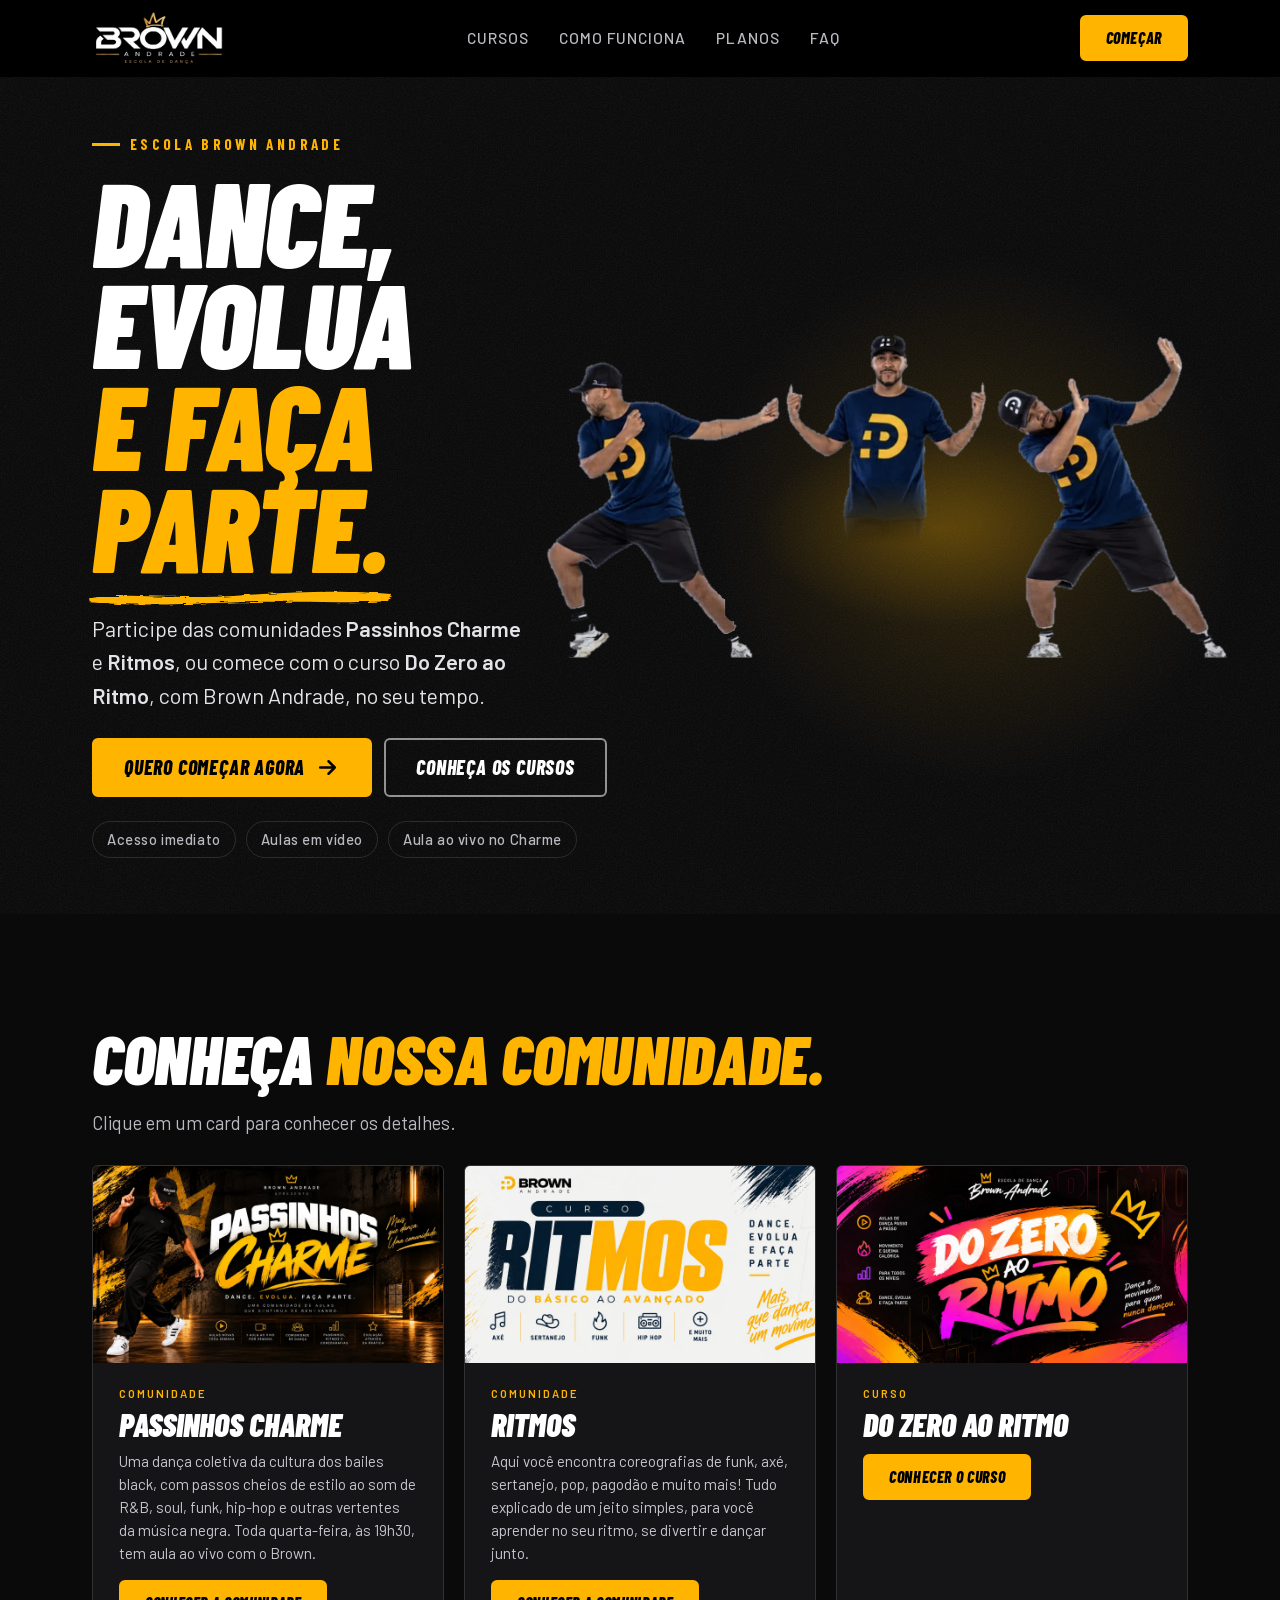
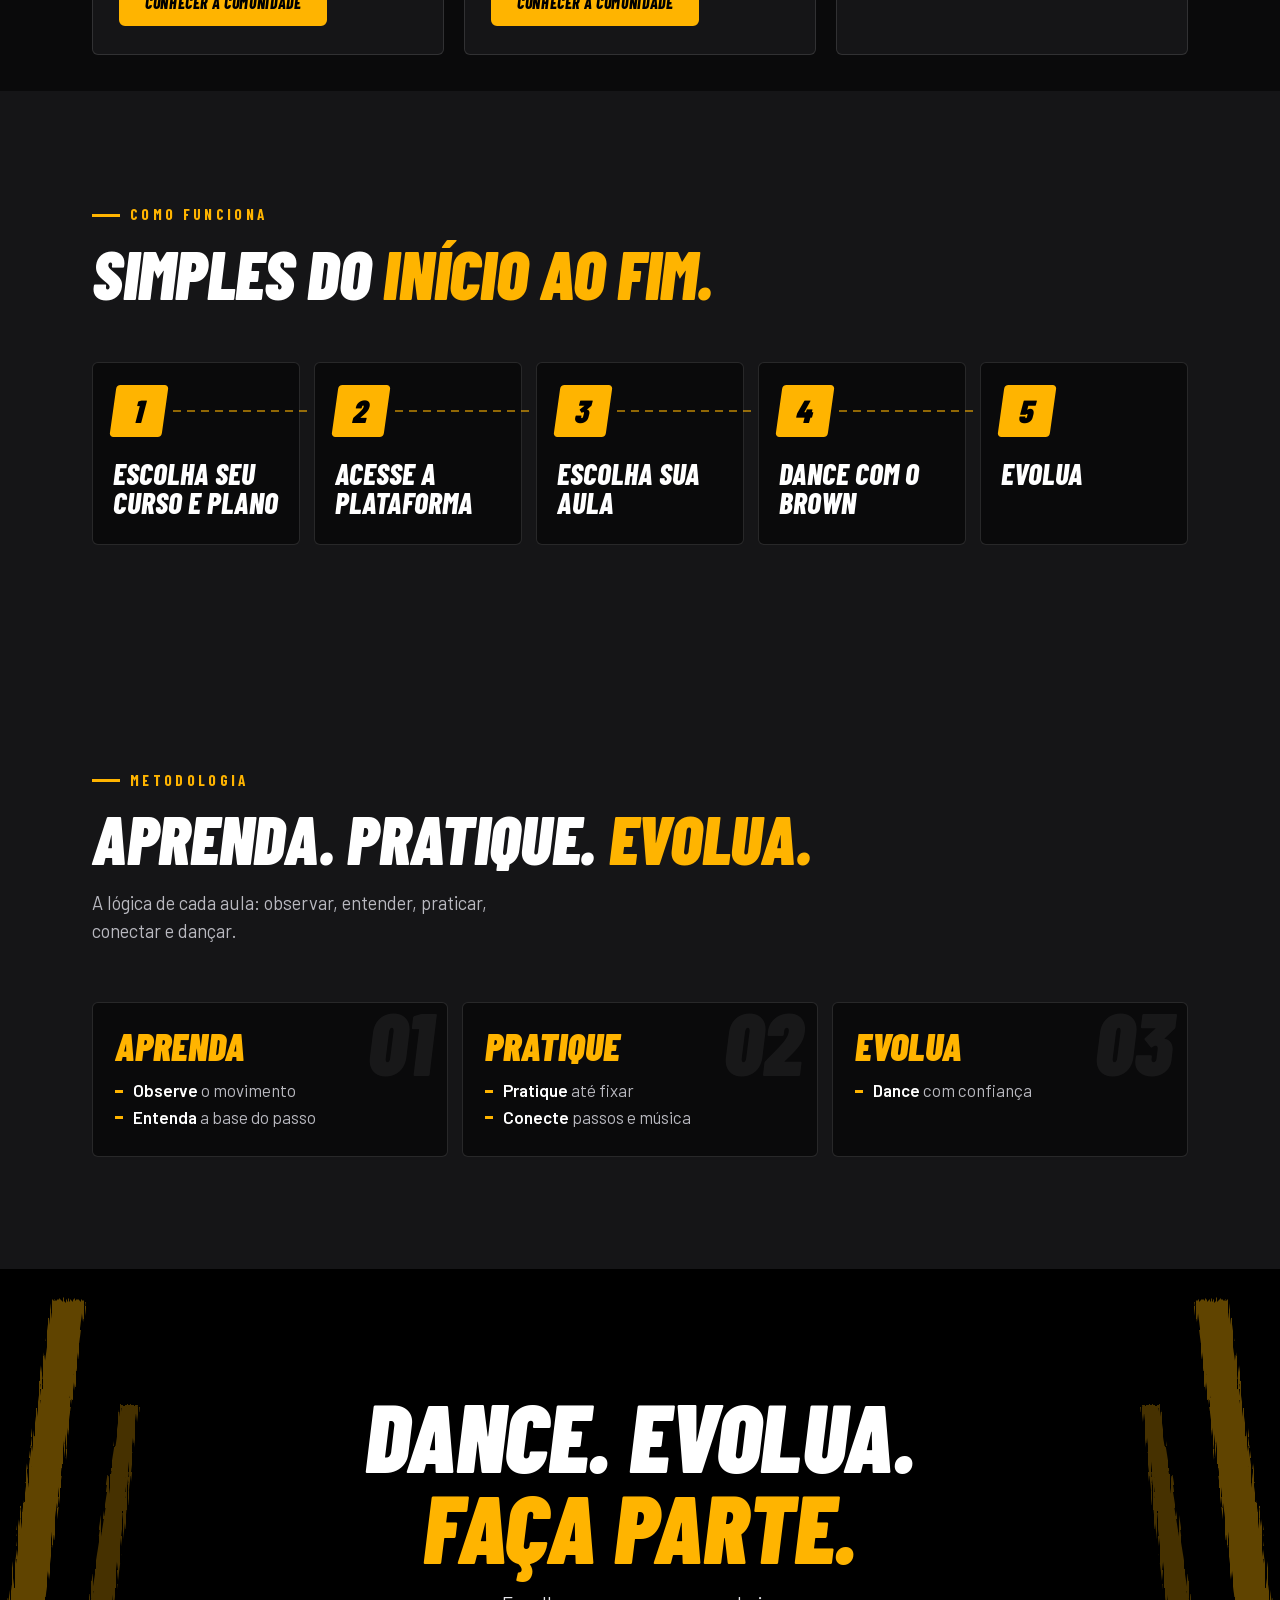
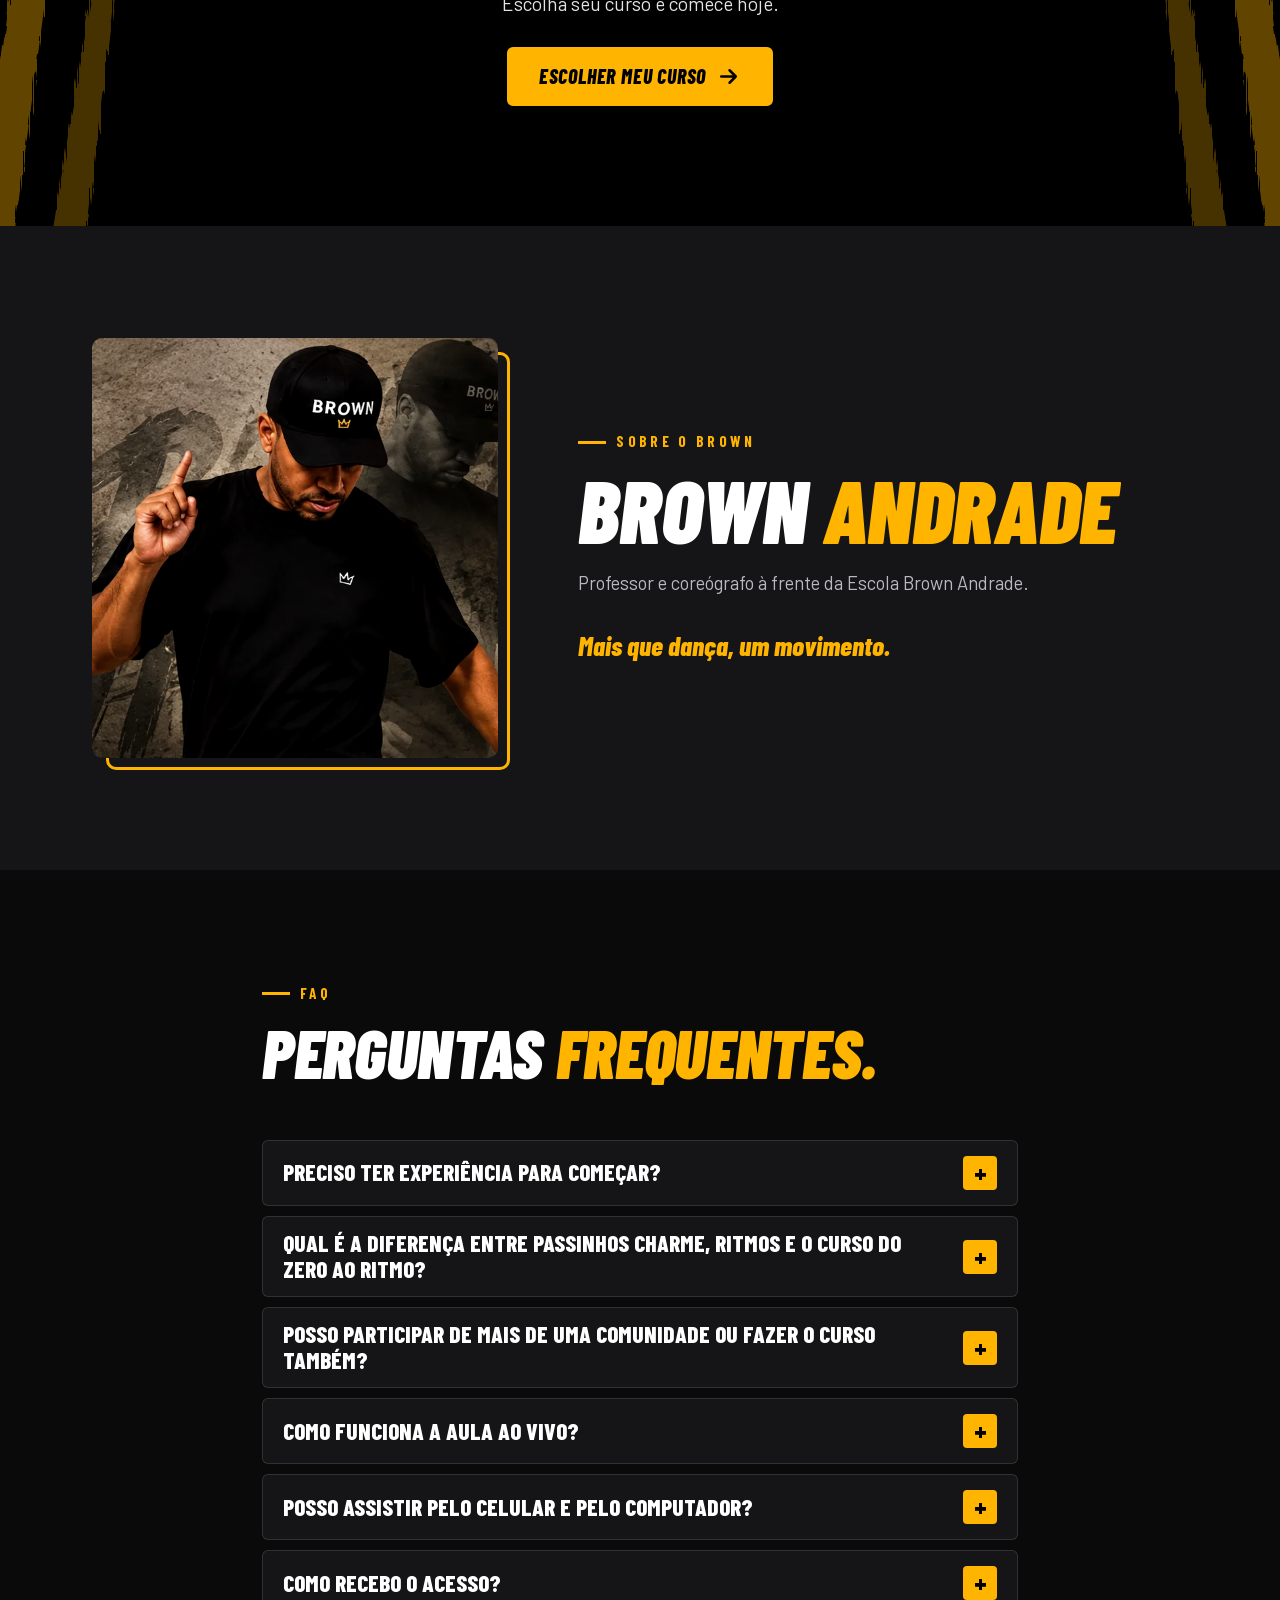
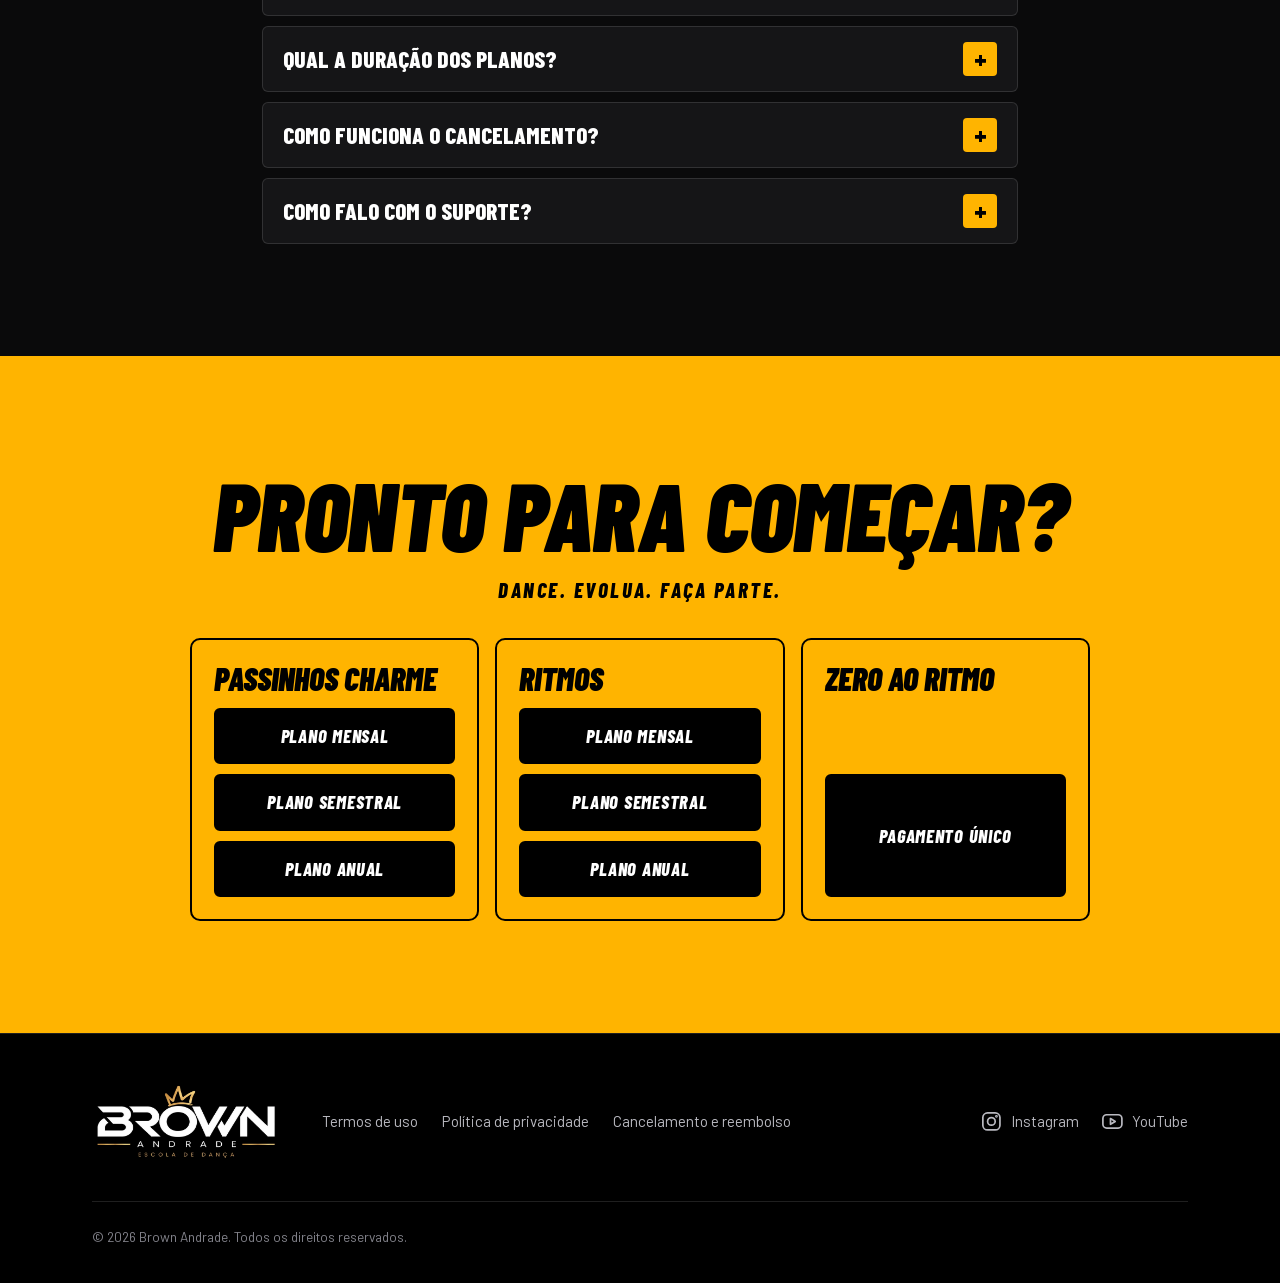
<file: index.html>
<!doctype html>
<html lang="pt-BR">
<head>
  <meta charset="utf-8">
  <meta name="viewport" content="width=device-width, initial-scale=1, viewport-fit=cover">
  <title>Escola Brown Andrade | Passinhos Charme, Ritmos e Do Zero ao Ritmo</title>
  <meta name="description" content="Participe das comunidades Passinhos Charme e Ritmos ou comece com o curso Do Zero ao Ritmo, com Brown Andrade: aulas em vídeo e acesso imediato. Planos a partir de R$ 37.">
  <meta name="theme-color" content="#000000">
  <link rel="canonical" href="https://www.brownandrade.com.br/">

  <!-- Compartilhamento social -->
  <meta property="og:type" content="website">
  <meta property="og:locale" content="pt_BR">
  <meta property="og:site_name" content="Escola Brown Andrade">
  <meta property="og:url" content="https://www.brownandrade.com.br/">
  <meta property="og:title" content="Escola Brown Andrade | Dance, evolua e faça parte">
  <meta property="og:description" content="Passinhos Charme, Ritmos e o curso Do Zero ao Ritmo, com Brown Andrade: aulas em vídeo e acesso imediato.">
  <meta property="og:image" content="https://www.brownandrade.com.br/img/og-image.jpg">
  <meta property="og:image:width" content="1200">
  <meta property="og:image:height" content="629">
  <meta name="twitter:card" content="summary_large_image">

  <link rel="icon" type="image/png" href="img/favicon.png">
  <link rel="apple-touch-icon" href="img/apple-touch-icon.png">
  <link rel="preload" href="fonts/BarlowCondensed-900i.woff2" as="font" type="font/woff2" crossorigin>
  <link rel="preload" href="fonts/Barlow-400.woff2" as="font" type="font/woff2" crossorigin>
  <link rel="preload" href="img/brown-hero-trio.webp" as="image">
  <link rel="stylesheet" href="css/fonts.css">
  <link rel="stylesheet" href="css/style.css">
  <script>document.documentElement.classList.add("js");</script>

  <!-- Pixel / Analytics: inserir aqui quando definido na estratégia de mídia -->
</head>
<body>
  <a class="skip" href="#conteudo">Ir para o conteúdo</a>

  <!-- Ícones (sprite) -->
  <svg width="0" height="0" style="position:absolute" aria-hidden="true" focusable="false">
    <defs>
      <symbol id="i-play" viewBox="0 0 24 24"><circle cx="12" cy="12" r="10"/><path d="M10 8.5l6 3.5-6 3.5z"/></symbol>
      <symbol id="i-bars" viewBox="0 0 24 24"><path d="M5 20v-6M12 20V9M19 20V4"/></symbol>
      <symbol id="i-music" viewBox="0 0 24 24"><path d="M9 18V5l11-2v13"/><circle cx="6" cy="18" r="3"/><circle cx="17" cy="16" r="3"/></symbol>
      <symbol id="i-screen" viewBox="0 0 24 24"><rect x="3" y="4" width="18" height="12" rx="2"/><path d="M8 20h8M12 16v4"/></symbol>
      <symbol id="i-bolt" viewBox="0 0 24 24"><path d="M13 2L4 14h7l-1 8 9-12h-7z"/></symbol>
      <symbol id="i-live" viewBox="0 0 24 24"><circle cx="12" cy="12" r="2.5"/><path d="M7.5 7.5a6.4 6.4 0 0 0 0 9M16.5 7.5a6.4 6.4 0 0 1 0 9M4.6 4.6a10.5 10.5 0 0 0 0 14.8M19.4 4.6a10.5 10.5 0 0 1 0 14.8"/></symbol>
      <symbol id="i-check" viewBox="0 0 24 24"><path d="M5 12.5l4.5 4.5L19 7.5"/></symbol>
      <symbol id="i-arrow" viewBox="0 0 24 24"><path d="M5 12h14M13 6l6 6-6 6"/></symbol>
      <symbol id="i-charme" viewBox="0 0 24 24"><path d="M3 18l1.5-10 5 5L12 5l2.5 8 5-5L21 18z"/><path d="M4 21h16"/></symbol>
      <symbol id="i-instagram" viewBox="0 0 24 24"><rect x="3" y="3" width="18" height="18" rx="5"/><circle cx="12" cy="12" r="4"/><circle cx="17.3" cy="6.7" r=".6"/></symbol>
      <symbol id="i-youtube" viewBox="0 0 24 24"><rect x="2" y="5" width="20" height="14" rx="4"/><path d="M10 9l5 3-5 3z"/></symbol>
    </defs>
  </svg>

  <!-- HEADER -->
  <header class="header" id="topo">
    <div class="wrap header__in">
      <a class="header__logo" href="#inicio" aria-label="Brown Andrade, início">
        <img src="img/logo.webp" alt="Brown Andrade, Escola de Dança" width="700" height="290">
      </a>
      <nav class="nav" aria-label="Principal">
        <a href="#cursos">Cursos</a>
        <a href="#como-funciona">Como funciona</a>
        <a href="#planos-charme" data-goto="planos">Planos</a>
        <a href="#faq">FAQ</a>
      </nav>
      <a class="btn btn--sm" href="#cursos">Começar</a>
    </div>
  </header>

  <main id="conteudo">
    <!-- 01 HERO -->
    <section class="hero" id="inicio">
      <div class="wrap hero__in">
        <div class="hero__text">
          <p class="eyebrow">Escola Brown Andrade</p>
          <h1 class="hero__title">
            <span>Dance,</span>
            <span>Evolua</span>
            <span class="hl">E faça</span>
            <span class="hl brush">parte.</span>
          </h1>
          <p class="hero__sub">Participe das comunidades <strong>Passinhos Charme</strong> e <strong>Ritmos</strong>, ou comece com o curso <strong>Do Zero ao Ritmo</strong>, com Brown Andrade, no seu tempo.</p>
          <div class="hero__cta">
            <a class="btn btn--lg" href="#cursos">Quero começar agora <svg class="ico"><use href="#i-arrow"/></svg></a>
            <a class="btn btn--lg btn--ghost" href="#cursos">Conheça os cursos</a>
          </div>
          <ul class="chips" aria-label="Destaques">
            <li>Acesso imediato</li>
            <li>Aulas em vídeo</li>
            <li>Aula ao vivo no Charme</li>
          </ul>
        </div>
        <div class="hero__photo">
          <img src="img/brown-hero-trio.webp" alt="Brown Andrade em três passos de dança, de camiseta azul-marinho" width="1282" height="609" fetchpriority="high">
        </div>
      </div>
    </section>

    <!-- 02 CURSOS: cards lado a lado, duas jornadas -->
    <section class="sec sec--cursos-head" id="cursos">
      <div class="wrap">
        <div class="sec__head reveal">
          <h2>Conheça <span class="hl">nossa comunidade.</span></h2>
          <p class="lead">Clique em um card para conhecer os detalhes.</p>
        </div>
      </div>

      <div class="course-grid reveal">
        <div class="wrap course-grid__in">
          <a class="course-grid__item" href="#curso-charme" data-goto="curso" data-course="charme">
            <div class="course-grid__media-wrap"><img class="course-grid__media" src="img/sel-charme.webp" alt="" loading="lazy"></div>
            <div class="selector__copy">
              <p class="selector__eyebrow">Comunidade</p>
              <h3>Passinhos Charme</h3>
              <p class="selector__desc">Uma dança coletiva da cultura dos bailes black, com passos cheios de estilo ao som de R&amp;B, soul, funk, hip-hop e outras vertentes da música negra. Toda quarta-feira, às 19h30, tem aula ao vivo com o Brown.</p>
              <span class="btn btn--sm selector__cta">Conhecer a comunidade</span>
            </div>
          </a>
          <a class="course-grid__item" href="#curso-ritmos" data-goto="curso" data-course="ritmos">
            <div class="course-grid__media-wrap"><img class="course-grid__media" src="img/sel-ritmos.webp" alt="" loading="lazy"></div>
            <div class="selector__copy">
              <p class="selector__eyebrow">Comunidade</p>
              <h3>Ritmos</h3>
              <p class="selector__desc">Aqui você encontra coreografias de funk, axé, sertanejo, pop, pagodão e muito mais! Tudo explicado de um jeito simples, para você aprender no seu ritmo, se divertir e dançar junto.</p>
              <span class="btn btn--sm selector__cta">Conhecer a comunidade</span>
            </div>
          </a>
          <a class="course-grid__item" href="#curso-zeroaoritmo" data-goto="curso" data-course="zeroaoritmo">
            <div class="course-grid__media-wrap"><img class="course-grid__media" src="img/sel-zeroaoritmo.webp" alt="" loading="lazy"></div>
            <div class="selector__copy">
              <p class="selector__eyebrow">Curso</p>
              <h3>Do Zero ao Ritmo</h3>
              <span class="btn btn--sm selector__cta">Conhecer o curso</span>
            </div>
          </a>
        </div>
      </div>
    </section>

    <div class="journey" data-course="charme">
    <div class="panel panel--charme" id="curso-charme" hidden>
      <!-- INTRO CHARME -->
      <section class="sec sec--intro">
        <div class="wrap">
          <div class="cintro">
          <div class="chead reveal">
            <p class="eyebrow">Comunidade</p>
            <h2>Passinhos <span class="hl">Charme</span></h2>
            <p class="lead">Uma comunidade de dança com passo a passo do básico ao avançado, com o estilo e a atitude do Passinhos Charme.</p>
          </div>
          <figure class="cvideo reveal"><iframe data-src="https://www.youtube-nocookie.com/embed/1VTpQNb-0uA?rel=0&enablejsapi=1" title="Vídeo explicativo: Passinhos Charme" allow="autoplay; accelerometer; encrypted-media; gyroscope; picture-in-picture; fullscreen" referrerpolicy="strict-origin-when-cross-origin" allowfullscreen></iframe></figure>
          </div>
          <figure class="cbanner reveal"><img src="img/curso-charme.webp" alt="Passinhos Charme, com Brown Andrade" width="1400" height="788" loading="lazy"></figure>
          <h3 class="path__title reveal">Sua jornada no Charme</h3>
          <ol class="path path--3">
            <li class="reveal"><span class="path__n">01</span><h3>Básico</h3><p>Comece do zero, no seu tempo.</p></li>
            <li class="reveal"><span class="path__n">02</span><h3>Intermediário</h3><p>Evolua com novas combinações.</p></li>
            <li class="reveal"><span class="path__n">03</span><h3>Avançado</h3><p>Refine e dance com estilo.</p></li>
          </ol>
          <div class="cta-row reveal"><a class="btn btn--lg" href="#planos-charme" data-goto="planos" data-course="charme">Ver planos do Passinhos Charme <svg class="ico"><use href="#i-arrow"/></svg></a></div>
        </div>
      </section>

      <!-- ENTREGÁVEIS PASSINHOS CHARME -->
      <section class="sec sec--graphite" id="beneficios-charme">
        <div class="wrap">
          <div class="sec__head reveal">
            <p class="eyebrow">O que você recebe</p>
            <h2>Tudo para você <span class="hl">dançar.</span></h2>
          </div>
          <ul class="feats feats--3">
            <li class="reveal"><svg class="ico"><use href="#i-play"/></svg><h3>Aulas em vídeo</h3><p>Assista quando e quantas vezes quiser.</p></li>
            <li class="reveal is-live"><svg class="ico"><use href="#i-live"/></svg><h3>Aula ao vivo <span class="live">Ao vivo</span></h3><p>Toda quarta-feira, às 19h30, com o Brown.</p></li>
            <li class="reveal"><svg class="ico"><use href="#i-charme"/></svg><h3>Comunidade Passinhos Charme</h3><p>Do Básico ao Avançado, em três níveis.</p></li>
            <li class="reveal"><svg class="ico"><use href="#i-screen"/></svg><h3>Acesso online</h3></li>
            <li class="reveal"><svg class="ico"><use href="#i-bolt"/></svg><h3>Acesso imediato</h3></li>
          </ul>
        </div>
      </section>

      <!-- PARA QUEM É CHARME -->
      <section class="sec sec--tex" id="para-quem-charme">
        <div class="wrap two">
          <div class="sec__head reveal">
            <p class="eyebrow">Para quem é</p>
            <h2>Para quem quer <span class="hl">dançar Charme.</span></h2>
            <p class="lead">Não precisa ser profissional. Não precisa ter experiência. Precisa de vontade de começar.</p>
          </div>
          <ul class="checks reveal">
            <li><svg class="ico"><use href="#i-check"/></svg>Quer aprender Passinhos Charme do zero</li>
            <li><svg class="ico"><use href="#i-check"/></svg>Já dança e quer evoluir de nível</li>
            <li><svg class="ico"><use href="#i-check"/></svg>Quer dançar com estilo e atitude</li>
            <li><svg class="ico"><use href="#i-check"/></svg>Prefere aprender no próprio ritmo</li>
            <li><svg class="ico"><use href="#i-check"/></svg>Não precisa ser profissional nem ter experiência</li>
          </ul>
        </div>
      </section>

      <!-- PLANOS PASSINHOS CHARME -->
      <section class="sec sec--light sec--plans" id="planos-charme">
        <div class="wrap">
          <div class="sec__head sec__head--center reveal">
            <p class="eyebrow">Planos Passinhos Charme</p>
            <h2>Escolha seu plano e <span class="hl">comece hoje.</span></h2>
            <p class="lead">Todos os planos dão acesso completo à comunidade Passinhos Charme. O que muda é o tempo de acesso.</p>
          </div>
          <div class="plans">
          <article class="plan reveal">

            <h3 class="plan__name">Mensal</h3>
            <p class="plan__price"><small>R$</small><strong>37</strong></p>
            <p class="plan__per">por mês</p>
            <p class="plan__access">Acesso por <b>1 mês</b></p>
            <ul class="plan__list">
              <li><svg class="ico"><use href="#i-check"/></svg>Comunidade Passinhos Charme</li>
              <li><svg class="ico"><use href="#i-check"/></svg>Aulas em vídeo</li>
              <li><svg class="ico"><use href="#i-check"/></svg>Aula ao vivo (quartas, 19h30)</li>
              <li><svg class="ico"><use href="#i-check"/></svg>Acesso online</li>
              <li><svg class="ico"><use href="#i-check"/></svg>Acesso imediato</li>
            </ul>
            <a class="btn btn--block" href="#planos-charme" data-course="charme" data-plan="mensal">Começar plano mensal</a>
          </article>

          <article class="plan reveal">

            <h3 class="plan__name">Semestral</h3>
            <p class="plan__price"><small>R$</small><strong>197</strong></p>
            <p class="plan__per">R$ 32,83 por mês</p>
            <p class="plan__access">Acesso por <b>6 meses</b></p>
            <ul class="plan__list">
              <li><svg class="ico"><use href="#i-check"/></svg>Comunidade Passinhos Charme</li>
              <li><svg class="ico"><use href="#i-check"/></svg>Aulas em vídeo</li>
              <li><svg class="ico"><use href="#i-check"/></svg>Aula ao vivo (quartas, 19h30)</li>
              <li><svg class="ico"><use href="#i-check"/></svg>Acesso online</li>
              <li><svg class="ico"><use href="#i-check"/></svg>Acesso imediato</li>
            </ul>
            <a class="btn btn--block" href="#planos-charme" data-course="charme" data-plan="semestral">Quero 6 meses</a>
          </article>

          <article class="plan plan--best reveal">
            <p class="plan__badge">Menor valor por mês</p>
            <h3 class="plan__name">Anual</h3>
            <p class="plan__price"><small>R$</small><strong>347</strong></p>
            <p class="plan__per">R$ 28,92 por mês</p>
            <p class="plan__access">Acesso por <b>12 meses</b></p>
            <ul class="plan__list">
              <li><svg class="ico"><use href="#i-check"/></svg>Comunidade Passinhos Charme</li>
              <li><svg class="ico"><use href="#i-check"/></svg>Aulas em vídeo</li>
              <li><svg class="ico"><use href="#i-check"/></svg>Aula ao vivo (quartas, 19h30)</li>
              <li><svg class="ico"><use href="#i-check"/></svg>Acesso online</li>
              <li><svg class="ico"><use href="#i-check"/></svg>Acesso imediato</li>
            </ul>
            <a class="btn btn--block" href="#planos-charme" data-course="charme" data-plan="anual">Quero 1 ano</a>
          </article>
          </div>
          <p class="plans__note">A compra é finalizada no checkout da Kiwify.</p>

          <div class="compare reveal">
            <h3 class="compare__title">Compare os planos</h3>
            <div class="compare__scroll">
              <table>
                <thead>
                  <tr><th scope="col"><span class="sr">Item</span></th><th scope="col">Mensal</th><th scope="col">Semestral</th><th scope="col">Anual</th></tr>
                </thead>
                <tbody>
                <tr><th scope="row">Acesso à comunidade Passinhos Charme</th><td><svg class="ico" aria-label="Incluído"><use href="#i-check"/></svg></td><td><svg class="ico" aria-label="Incluído"><use href="#i-check"/></svg></td><td><svg class="ico" aria-label="Incluído"><use href="#i-check"/></svg></td></tr>
                <tr><th scope="row">Aulas em vídeo</th><td><svg class="ico" aria-label="Incluído"><use href="#i-check"/></svg></td><td><svg class="ico" aria-label="Incluído"><use href="#i-check"/></svg></td><td><svg class="ico" aria-label="Incluído"><use href="#i-check"/></svg></td></tr>
                <tr><th scope="row">Aula ao vivo (quartas, 19h30)</th><td><svg class="ico" aria-label="Incluído"><use href="#i-check"/></svg></td><td><svg class="ico" aria-label="Incluído"><use href="#i-check"/></svg></td><td><svg class="ico" aria-label="Incluído"><use href="#i-check"/></svg></td></tr>
                <tr><th scope="row">Acesso online</th><td><svg class="ico" aria-label="Incluído"><use href="#i-check"/></svg></td><td><svg class="ico" aria-label="Incluído"><use href="#i-check"/></svg></td><td><svg class="ico" aria-label="Incluído"><use href="#i-check"/></svg></td></tr>
                <tr><th scope="row">Acesso imediato</th><td><svg class="ico" aria-label="Incluído"><use href="#i-check"/></svg></td><td><svg class="ico" aria-label="Incluído"><use href="#i-check"/></svg></td><td><svg class="ico" aria-label="Incluído"><use href="#i-check"/></svg></td></tr>
                <tr class="row-strong"><th scope="row">Duração</th><td>1 mês</td><td>6 meses</td><td>12 meses</td></tr>
                <tr class="row-strong"><th scope="row">Valor</th><td>R$ 37</td><td>R$ 197</td><td>R$ 347</td></tr>
                <tr class="row-strong"><th scope="row">Por mês</th><td>R$ 37</td><td>R$ 32,83</td><td>R$ 28,92</td></tr>
                </tbody>
              </table>
            </div>
          </div>
        </div>
      </section>
    </div>

    <div class="panel panel--ritmos" id="curso-ritmos" hidden>
      <!-- INTRO RITMOS -->
      <section class="sec sec--light sec--intro">
        <div class="wrap">
          <div class="cintro">
          <div class="chead reveal">
            <p class="eyebrow">Comunidade</p>
            <h2>Rit<span class="hl">mos</span></h2>
            <p class="lead">Uma comunidade de dança com diferentes estilos, passos, combinações e coreografias. Do básico ao avançado.</p>
          </div>
          <figure class="cvideo reveal"><iframe data-src="https://www.youtube-nocookie.com/embed/7W9uPtcoI1Y?rel=0&enablejsapi=1" title="Vídeo explicativo: Ritmos" allow="autoplay; accelerometer; encrypted-media; gyroscope; picture-in-picture; fullscreen" referrerpolicy="strict-origin-when-cross-origin" allowfullscreen></iframe></figure>
          </div>
          <figure class="cbanner reveal"><img src="img/curso-ritmos.webp" alt="Curso Ritmos, do básico ao avançado, com Brown Andrade" width="1400" height="539" loading="lazy"></figure>
          <h3 class="path__title reveal">Estilos que você vai dançar</h3>
          <ul class="tiles reveal">
            <li>Axé</li><li>Sertanejo</li><li>Funk</li><li>Pagode</li><li class="tiles__more">E muito mais</li>
          </ul>
          <h3 class="path__title reveal">Sua jornada nos Ritmos</h3>
          <ol class="path path--4">
            <li class="reveal"><span class="path__n">01</span><h3>Escolha o estilo</h3><p>Axé, sertanejo, funk, pagode e mais.</p></li>
            <li class="reveal"><span class="path__n">02</span><h3>Aprenda os passos</h3><p>Do básico ao avançado.</p></li>
            <li class="reveal"><span class="path__n">03</span><h3>Monte combinações</h3><p>Conecte os passos ao ritmo.</p></li>
            <li class="reveal"><span class="path__n">04</span><h3>Dance coreografias</h3><p>Coloque tudo em movimento.</p></li>
          </ol>
          <div class="cta-row reveal"><a class="btn btn--lg" href="#planos-ritmos" data-goto="planos" data-course="ritmos">Ver planos de Ritmos <svg class="ico"><use href="#i-arrow"/></svg></a></div>
        </div>
      </section>

      <!-- ENTREGÁVEIS RITMOS -->
      <section class="sec sec--navy" id="beneficios-ritmos">
        <div class="wrap">
          <div class="sec__head reveal">
            <p class="eyebrow">O que você recebe</p>
            <h2>Tudo para você <span class="hl">dançar.</span></h2>
          </div>
          <ul class="feats feats--3">
            <li class="reveal"><svg class="ico"><use href="#i-play"/></svg><h3>Aulas em vídeo</h3><p>Assista quando e quantas vezes quiser.</p></li>
            <li class="reveal"><svg class="ico"><use href="#i-music"/></svg><h3>Comunidade Ritmos</h3><p>Diferentes estilos, passos, combinações e coreografias.</p></li>
            <li class="reveal"><svg class="ico"><use href="#i-screen"/></svg><h3>Acesso online</h3></li>
            <li class="reveal"><svg class="ico"><use href="#i-bolt"/></svg><h3>Acesso imediato</h3></li>
          </ul>
        </div>
      </section>

      <!-- PARA QUEM É RITMOS -->
      <section class="sec sec--light" id="para-quem-ritmos">
        <div class="wrap two">
          <div class="sec__head reveal">
            <p class="eyebrow">Para quem é</p>
            <h2>Para quem quer <span class="hl">dançar Ritmos.</span></h2>
            <p class="lead">Não precisa ser profissional. Não precisa ter experiência. Precisa de vontade de começar.</p>
          </div>
          <ul class="checks reveal">
            <li><svg class="ico"><use href="#i-check"/></svg>Quer conhecer novos ritmos</li>
            <li><svg class="ico"><use href="#i-check"/></svg>Gosta de axé, sertanejo, funk ou pagode</li>
            <li><svg class="ico"><use href="#i-check"/></svg>Quer aprender combinações e coreografias</li>
            <li><svg class="ico"><use href="#i-check"/></svg>Prefere aprender no próprio ritmo</li>
            <li><svg class="ico"><use href="#i-check"/></svg>Não precisa ser profissional nem ter experiência</li>
          </ul>
        </div>
      </section>

      <!-- PLANOS RITMOS -->
      <section class="sec sec--navy sec--plans" id="planos-ritmos">
        <div class="wrap">
          <div class="sec__head sec__head--center reveal">
            <p class="eyebrow">Planos Ritmos</p>
            <h2>Escolha seu plano e <span class="hl">comece hoje.</span></h2>
            <p class="lead">Todos os planos dão acesso completo à comunidade Ritmos. O que muda é o tempo de acesso.</p>
          </div>
          <div class="plans">
          <article class="plan reveal">

            <h3 class="plan__name">Mensal</h3>
            <p class="plan__price"><small>R$</small><strong>37</strong></p>
            <p class="plan__per">por mês</p>
            <p class="plan__access">Acesso por <b>1 mês</b></p>
            <ul class="plan__list">
              <li><svg class="ico"><use href="#i-check"/></svg>Comunidade Ritmos</li>
              <li><svg class="ico"><use href="#i-check"/></svg>Aulas em vídeo</li>
              <li><svg class="ico"><use href="#i-check"/></svg>Acesso online</li>
              <li><svg class="ico"><use href="#i-check"/></svg>Acesso imediato</li>
            </ul>
            <a class="btn btn--block" href="#planos-ritmos" data-course="ritmos" data-plan="mensal">Começar plano mensal</a>
          </article>

          <article class="plan reveal">

            <h3 class="plan__name">Semestral</h3>
            <p class="plan__price"><small>R$</small><strong>197</strong></p>
            <p class="plan__per">R$ 32,83 por mês</p>
            <p class="plan__access">Acesso por <b>6 meses</b></p>
            <ul class="plan__list">
              <li><svg class="ico"><use href="#i-check"/></svg>Comunidade Ritmos</li>
              <li><svg class="ico"><use href="#i-check"/></svg>Aulas em vídeo</li>
              <li><svg class="ico"><use href="#i-check"/></svg>Acesso online</li>
              <li><svg class="ico"><use href="#i-check"/></svg>Acesso imediato</li>
            </ul>
            <a class="btn btn--block" href="#planos-ritmos" data-course="ritmos" data-plan="semestral">Quero 6 meses</a>
          </article>

          <article class="plan plan--best reveal">
            <p class="plan__badge">Menor valor por mês</p>
            <h3 class="plan__name">Anual</h3>
            <p class="plan__price"><small>R$</small><strong>347</strong></p>
            <p class="plan__per">R$ 28,92 por mês</p>
            <p class="plan__access">Acesso por <b>12 meses</b></p>
            <ul class="plan__list">
              <li><svg class="ico"><use href="#i-check"/></svg>Comunidade Ritmos</li>
              <li><svg class="ico"><use href="#i-check"/></svg>Aulas em vídeo</li>
              <li><svg class="ico"><use href="#i-check"/></svg>Acesso online</li>
              <li><svg class="ico"><use href="#i-check"/></svg>Acesso imediato</li>
            </ul>
            <a class="btn btn--block" href="#planos-ritmos" data-course="ritmos" data-plan="anual">Quero 1 ano</a>
          </article>
          </div>
          <p class="plans__note">A compra é finalizada no checkout da Kiwify.</p>

          <div class="compare reveal">
            <h3 class="compare__title">Compare os planos</h3>
            <div class="compare__scroll">
              <table>
                <thead>
                  <tr><th scope="col"><span class="sr">Item</span></th><th scope="col">Mensal</th><th scope="col">Semestral</th><th scope="col">Anual</th></tr>
                </thead>
                <tbody>
                <tr><th scope="row">Acesso à comunidade Ritmos</th><td><svg class="ico" aria-label="Incluído"><use href="#i-check"/></svg></td><td><svg class="ico" aria-label="Incluído"><use href="#i-check"/></svg></td><td><svg class="ico" aria-label="Incluído"><use href="#i-check"/></svg></td></tr>
                <tr><th scope="row">Aulas em vídeo</th><td><svg class="ico" aria-label="Incluído"><use href="#i-check"/></svg></td><td><svg class="ico" aria-label="Incluído"><use href="#i-check"/></svg></td><td><svg class="ico" aria-label="Incluído"><use href="#i-check"/></svg></td></tr>
                <tr><th scope="row">Acesso online</th><td><svg class="ico" aria-label="Incluído"><use href="#i-check"/></svg></td><td><svg class="ico" aria-label="Incluído"><use href="#i-check"/></svg></td><td><svg class="ico" aria-label="Incluído"><use href="#i-check"/></svg></td></tr>
                <tr><th scope="row">Acesso imediato</th><td><svg class="ico" aria-label="Incluído"><use href="#i-check"/></svg></td><td><svg class="ico" aria-label="Incluído"><use href="#i-check"/></svg></td><td><svg class="ico" aria-label="Incluído"><use href="#i-check"/></svg></td></tr>
                <tr class="row-strong"><th scope="row">Duração</th><td>1 mês</td><td>6 meses</td><td>12 meses</td></tr>
                <tr class="row-strong"><th scope="row">Valor</th><td>R$ 37</td><td>R$ 197</td><td>R$ 347</td></tr>
                <tr class="row-strong"><th scope="row">Por mês</th><td>R$ 37</td><td>R$ 32,83</td><td>R$ 28,92</td></tr>
                </tbody>
              </table>
            </div>
          </div>
        </div>
      </section>
    </div>

    <div class="panel panel--zeroaoritmo" id="curso-zeroaoritmo" hidden>
      <!-- INTRO DO ZERO AO RITMO -->
      <section class="sec sec--light sec--intro">
        <div class="wrap">
          <div class="cintro">
          <div class="chead reveal">
            <p class="eyebrow">Curso</p>
            <h2>Do Zero <span class="hl">ao Ritmo</span></h2>
            <p class="lead">O curso para quem nunca dançou: passos iniciais, coreografias e aulas exclusivas de queima calórica.</p>
          </div>
          <figure class="cvideo reveal"><iframe data-src="https://www.youtube-nocookie.com/embed/YCN79xdcctc?rel=0&enablejsapi=1" title="Vídeo explicativo: Do Zero ao Ritmo" allow="autoplay; accelerometer; encrypted-media; gyroscope; picture-in-picture; fullscreen" referrerpolicy="strict-origin-when-cross-origin" allowfullscreen></iframe></figure>
          </div>
          <figure class="cbanner reveal"><img src="img/curso-zeroaoritmo.webp" alt="Curso Do Zero ao Ritmo, para iniciantes, com Brown Andrade" width="1400" height="788" loading="lazy"></figure>
          <h3 class="path__title reveal">Sua jornada no Zero ao Ritmo</h3>
          <ol class="path path--3">
            <li class="reveal"><span class="path__n">01</span><h3>Passos iniciais</h3><p>A base para quem nunca dançou.</p></li>
            <li class="reveal"><span class="path__n">02</span><h3>Coreografias</h3><p>Monte suas primeiras sequências.</p></li>
            <li class="reveal"><span class="path__n">03</span><h3>Queima calórica</h3><p>Aulas exclusivas de movimento intenso.</p></li>
          </ol>
          <div class="cta-row reveal"><a class="btn btn--lg" href="#planos-zeroaoritmo" data-goto="planos" data-course="zeroaoritmo">Ver o curso Do Zero ao Ritmo <svg class="ico"><use href="#i-arrow"/></svg></a></div>
        </div>
      </section>

      <!-- ENTREGÁVEIS DO ZERO AO RITMO -->
      <section class="sec sec--graphite" id="beneficios-zeroaoritmo">
        <div class="wrap">
          <div class="sec__head reveal">
            <p class="eyebrow">O que você recebe</p>
            <h2>Tudo para você <span class="hl">começar.</span></h2>
          </div>
          <ul class="feats feats--3">
            <li class="reveal"><svg class="ico"><use href="#i-play"/></svg><h3>Aulas em vídeo</h3><p>Assista quando e quantas vezes quiser.</p></li>
            <li class="reveal"><svg class="ico"><use href="#i-bars"/></svg><h3>Passos iniciais</h3><p>Do zero, no seu tempo.</p></li>
            <li class="reveal"><svg class="ico"><use href="#i-music"/></svg><h3>Coreografias</h3><p>Sequências prontas para dançar.</p></li>
            <li class="reveal"><svg class="ico"><use href="#i-bolt"/></svg><h3>Aulas de queima calórica</h3><p>Aulas exclusivas de movimento e queima calórica.</p></li>
            <li class="reveal"><svg class="ico"><use href="#i-screen"/></svg><h3>Acesso online</h3></li>
          </ul>
        </div>
      </section>

      <!-- PARA QUEM É DO ZERO AO RITMO -->
      <section class="sec sec--tex" id="para-quem-zeroaoritmo">
        <div class="wrap two">
          <div class="sec__head reveal">
            <p class="eyebrow">Para quem é</p>
            <h2>Para quem <span class="hl">nunca dançou.</span></h2>
            <p class="lead">Não precisa ser profissional. Não precisa ter experiência. Precisa de vontade de começar.</p>
          </div>
          <ul class="checks reveal">
            <li><svg class="ico"><use href="#i-check"/></svg>Nunca dançou e quer começar do zero</li>
            <li><svg class="ico"><use href="#i-check"/></svg>Quer aprender os passos iniciais com calma</li>
            <li><svg class="ico"><use href="#i-check"/></svg>Quer dançar coreografias prontas</li>
            <li><svg class="ico"><use href="#i-check"/></svg>Busca queima calórica através da dança</li>
            <li><svg class="ico"><use href="#i-check"/></svg>Não precisa ser profissional nem ter experiência</li>
          </ul>
        </div>
      </section>

      <!-- PLANO DO ZERO AO RITMO -->
      <section class="sec sec--light sec--plans" id="planos-zeroaoritmo">
        <div class="wrap">
          <div class="sec__head sec__head--center reveal">
            <p class="eyebrow">Curso Do Zero ao Ritmo</p>
            <h2>Pagamento único e <span class="hl">acesso completo.</span></h2>
            <p class="lead">Um único pagamento dá acesso completo ao curso.</p>
          </div>
          <div class="plans plans--one">
          <article class="plan plan--best reveal">
            <p class="plan__badge">Pagamento único</p>
            <h3 class="plan__name">Acesso completo</h3>
            <p class="plan__price"><small>R$</small><strong>97</strong></p>
            <p class="plan__per">ou 12x de R$ 10,03</p>
            <p class="plan__access">Acesso <b>vitalício</b></p>
            <ul class="plan__list">
              <li><svg class="ico"><use href="#i-check"/></svg>Curso Do Zero ao Ritmo</li>
              <li><svg class="ico"><use href="#i-check"/></svg>Aulas em vídeo</li>
              <li><svg class="ico"><use href="#i-check"/></svg>Coreografias exclusivas</li>
              <li><svg class="ico"><use href="#i-check"/></svg>Aulas de queima calórica</li>
              <li><svg class="ico"><use href="#i-check"/></svg>Acesso online e imediato</li>
            </ul>
            <a class="btn btn--block" href="#planos-zeroaoritmo" data-course="zeroaoritmo" data-plan="unico">Quero começar agora</a>
          </article>
          </div>
          <p class="plans__note">A compra é finalizada no checkout da Kiwify.</p>
        </div>
      </section>
    </div>
    </div>

    <!-- 04 COMO FUNCIONA -->
    <section class="sec sec--graphite" id="como-funciona">
      <div class="wrap">
        <div class="sec__head reveal">
          <p class="eyebrow">Como funciona</p>
          <h2>Simples do <span class="hl">início ao fim.</span></h2>
        </div>
        <ol class="steps">
          <li class="reveal"><span class="steps__n">1</span><h3>Escolha seu curso e plano</h3></li>
          <li class="reveal"><span class="steps__n">2</span><h3>Acesse a plataforma</h3></li>
          <li class="reveal"><span class="steps__n">3</span><h3>Escolha sua aula</h3></li>
          <li class="reveal"><span class="steps__n">4</span><h3>Dance com o Brown</h3></li>
          <li class="reveal"><span class="steps__n">5</span><h3>Evolua</h3></li>
        </ol>
      </div>
    </section>

    <!-- 07 METODOLOGIA -->
    <section class="sec sec--graphite" id="metodologia">
      <div class="wrap">
        <div class="sec__head reveal">
          <p class="eyebrow">Metodologia</p>
          <h2>Aprenda. Pratique. <span class="hl">Evolua.</span></h2>
          <p class="lead">A lógica de cada aula: observar, entender, praticar, conectar e dançar.</p>
        </div>
        <ol class="method">
          <li class="reveal">
            <h3>Aprenda</h3>
            <ul><li><b>Observe</b> o movimento</li><li><b>Entenda</b> a base do passo</li></ul>
          </li>
          <li class="reveal">
            <h3>Pratique</h3>
            <ul><li><b>Pratique</b> até fixar</li><li><b>Conecte</b> passos e música</li></ul>
          </li>
          <li class="reveal">
            <h3>Evolua</h3>
            <ul><li><b>Dance</b> com confiança</li></ul>
          </li>
        </ol>
      </div>
    </section>

    <!-- 10 BANNER DE CONVERSÃO -->
    <section class="banner">
      <div class="wrap banner__in reveal">
        <h2>Dance. Evolua.<br><span class="hl">Faça parte.</span></h2>
        <p>Escolha seu curso e comece hoje.</p>
        <a class="btn btn--lg" href="#cursos">Escolher meu curso <svg class="ico"><use href="#i-arrow"/></svg></a>
      </div>
    </section>

    <!-- 11 SOBRE O BROWN -->
    <section class="sec sec--graphite" id="sobre">
      <div class="wrap about">
        <div class="about__photo reveal">
          <img src="img/brown-sobre.webp" alt="Retrato de Brown Andrade" width="600" height="620" loading="lazy">
        </div>
        <div class="about__text reveal">
          <p class="eyebrow">Sobre o Brown</p>
          <h2>Brown <span class="hl">Andrade</span></h2>
          <p class="lead">Professor e coreógrafo à frente da Escola Brown Andrade.</p>
          <p class="script">Mais que dança, um movimento.</p>
        </div>
      </div>
    </section>

    <!-- 12 FAQ -->
    <section class="sec" id="faq">
      <div class="wrap wrap--narrow">
        <div class="sec__head reveal">
          <p class="eyebrow">FAQ</p>
          <h2>Perguntas <span class="hl">frequentes.</span></h2>
        </div>
        <div class="faq reveal">
          <details name="faq">
            <summary>Preciso ter experiência para começar?</summary>
            <p>Não. Não é preciso ser profissional nem ter experiência. As comunidades e o curso começam no básico e evoluem por níveis.</p>
          </details>
          <details name="faq">
            <summary>Qual é a diferença entre Passinhos Charme, Ritmos e o curso Do Zero ao Ritmo?</summary>
            <p>Passinhos Charme e Ritmos são comunidades de dança com aulas em vídeo por assinatura; o Passinhos Charme também tem aula ao vivo toda quarta-feira. O Do Zero ao Ritmo é um curso à parte, com pagamento único, voltado para quem nunca dançou.</p>
          </details>
          <details name="faq">
            <summary>Posso participar de mais de uma comunidade ou fazer o curso também?</summary>
            <p><span class="todo" data-todo="confirmar se há condição especial para contratar mais de uma comunidade ou o curso junto">Sim. Cada comunidade e o curso são contratados separadamente, com o plano de sua preferência.</span></p>
          </details>
          <details name="faq">
            <summary>Como funciona a aula ao vivo?</summary>
            <p>A aula ao vivo com o Brown acontece toda quarta-feira, às 19h30, e faz parte de todos os planos da comunidade Passinhos Charme. A comunidade Ritmos e o curso Do Zero ao Ritmo não incluem aula ao vivo.</p>
          </details>
          <details name="faq">
            <summary>Posso assistir pelo celular e pelo computador?</summary>
            <p><span class="todo" data-todo="confirmar dispositivos aceitos pela plataforma">Sim. As aulas são online e podem ser acessadas pelo celular ou pelo computador.</span></p>
          </details>
          <details name="faq">
            <summary>Como recebo o acesso?</summary>
            <p>O acesso é imediato após a confirmação do pagamento. <span class="todo" data-todo="informar por onde o acesso chega (e-mail, área de membros)">Você recebe as instruções de acesso por [canal a definir].</span></p>
          </details>
          <details name="faq">
            <summary>Qual a duração dos planos?</summary>
            <p>Nas comunidades, o plano mensal dá acesso por 1 mês, o semestral por 6 meses e o anual por 12 meses. O curso Do Zero ao Ritmo é pagamento único, com acesso vitalício. <span class="todo" data-todo="definir o que acontece ao fim do período das comunidades (renovação automática ou não)">[Informar o que acontece ao fim do período das comunidades.]</span></p>
          </details>
          <details name="faq">
            <summary>Como funciona o cancelamento?</summary>
            <p><span class="todo" data-todo="inserir política de cancelamento e reembolso aprovada">[Inserir a política de cancelamento e reembolso aprovada.]</span></p>
          </details>
          <details name="faq">
            <summary>Como falo com o suporte?</summary>
            <p><span class="todo" data-todo="inserir canal e horário de suporte">[Inserir canal e horário de atendimento.]</span></p>
          </details>
        </div>
      </div>
    </section>

    <!-- 13 CTA FINAL -->
    <section class="final">
      <div class="wrap final__in reveal">
        <h2>Pronto para começar?</h2>
        <p class="final__tag">Dance. Evolua. Faça parte.</p>
        <div class="final__btns">
          <div class="final__group">
            <p class="final__course">Passinhos Charme</p>
            <a class="btn btn--dark" href="#cursos" data-course="charme" data-plan="mensal">Plano mensal</a>
            <a class="btn btn--dark" href="#cursos" data-course="charme" data-plan="semestral">Plano semestral</a>
            <a class="btn btn--dark" href="#cursos" data-course="charme" data-plan="anual">Plano anual</a>
          </div>
          <div class="final__group">
            <p class="final__course">Ritmos</p>
            <a class="btn btn--dark" href="#cursos" data-course="ritmos" data-plan="mensal">Plano mensal</a>
            <a class="btn btn--dark" href="#cursos" data-course="ritmos" data-plan="semestral">Plano semestral</a>
            <a class="btn btn--dark" href="#cursos" data-course="ritmos" data-plan="anual">Plano anual</a>
          </div>
          <div class="final__group">
            <p class="final__course">Zero ao Ritmo</p>
            <a class="btn btn--dark" href="#cursos" data-course="zeroaoritmo" data-plan="unico">Pagamento único</a>
          </div>
        </div>
      </div>
    </section>
  </main>

  <!-- 14 RODAPÉ -->
  <footer class="footer">
    <div class="wrap footer__in">
      <a class="footer__logo" href="#topo" aria-label="Voltar ao topo">
        <img src="img/logo.webp" alt="Brown Andrade, Escola de Dança" width="700" height="290" loading="lazy">
      </a>
      <nav class="footer__links" aria-label="Institucional">
        <a href="#" data-todo="link dos termos de uso">Termos de uso</a>
        <a href="#" data-todo="link da política de privacidade">Política de privacidade</a>
        <a href="#" data-todo="link da política de cancelamento e reembolso">Cancelamento e reembolso</a>
      </nav>
      <div class="footer__social">
        <a href="#" data-social="instagram" aria-label="Instagram do Brown Andrade"><svg class="ico"><use href="#i-instagram"/></svg><span>Instagram</span></a>
        <a href="#" data-social="youtube" aria-label="YouTube do Brown Andrade"><svg class="ico"><use href="#i-youtube"/></svg><span>YouTube</span></a>
      </div>
      <p class="footer__copy">© 2026 Brown Andrade. Todos os direitos reservados.</p>
    </div>
  </footer>

  <div class="toast" role="status" aria-live="polite" hidden></div>

  <script src="js/config.js"></script>
  <script src="js/main.js"></script>
</body>
</html>
</file>
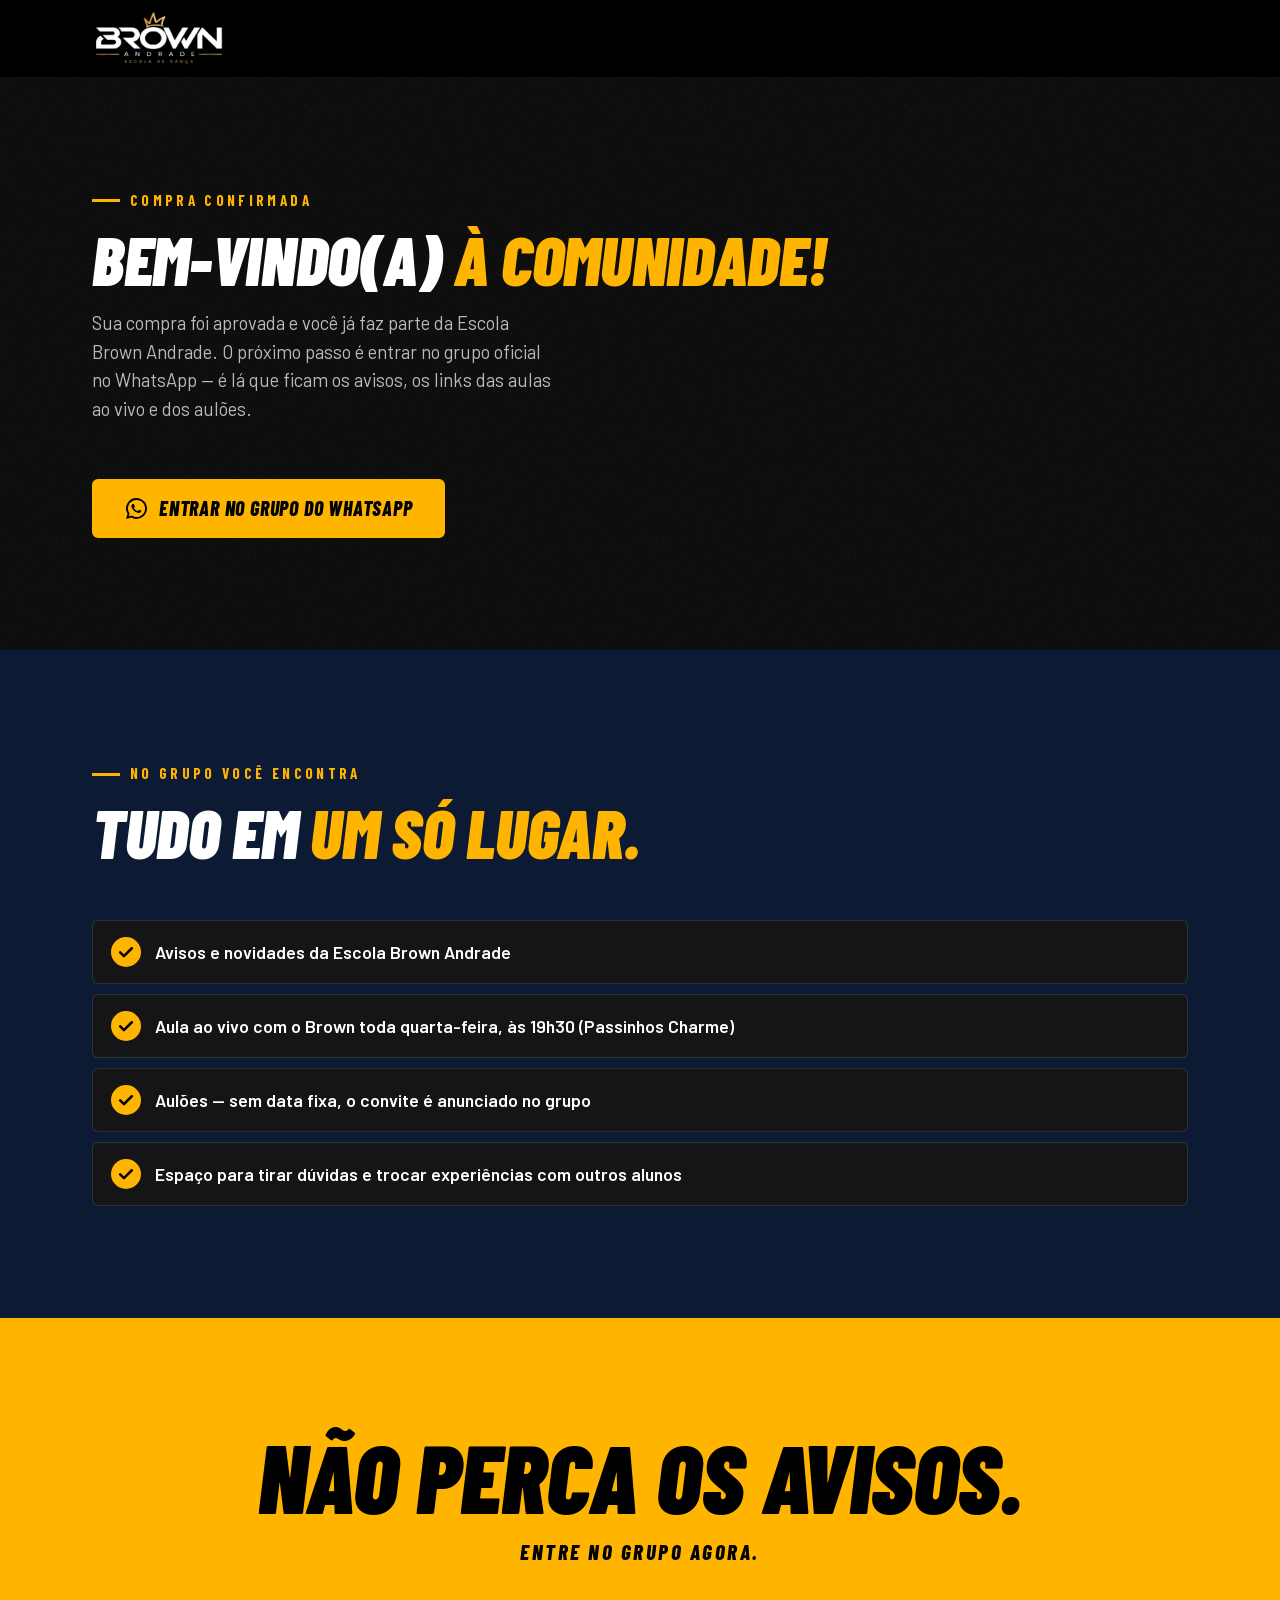
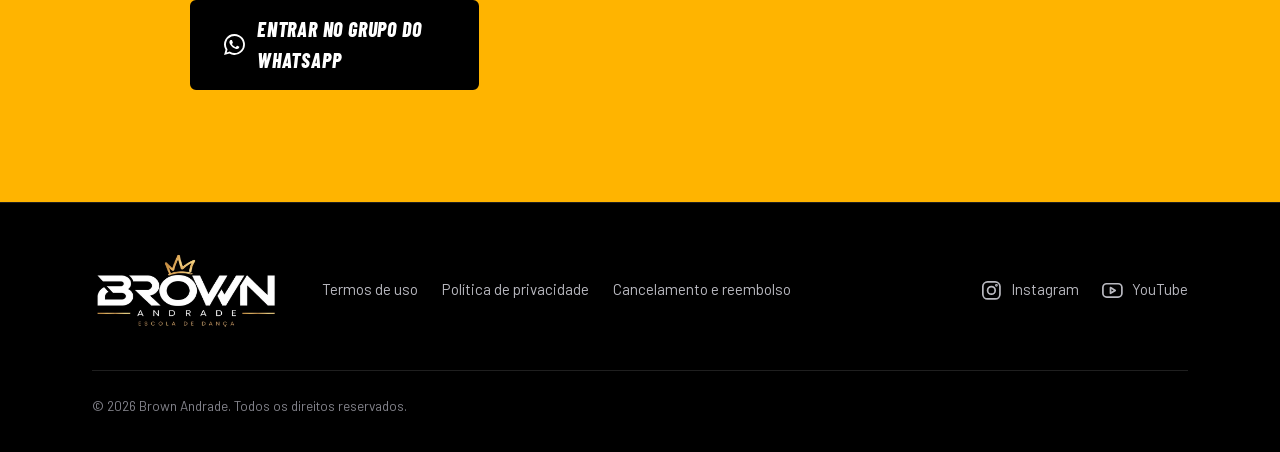
<file: obrigado.html>
<!doctype html>
<html lang="pt-BR">
<head>
  <meta charset="utf-8">
  <meta name="viewport" content="width=device-width, initial-scale=1, viewport-fit=cover">
  <title>Compra confirmada | Escola Brown Andrade</title>
  <meta name="description" content="Sua compra foi confirmada. Entre no grupo oficial da Escola Brown Andrade para receber avisos, aulas ao vivo e aulões.">
  <meta name="robots" content="noindex, nofollow">
  <meta name="theme-color" content="#000000">

  <link rel="icon" type="image/png" href="img/favicon.png">
  <link rel="apple-touch-icon" href="img/apple-touch-icon.png">
  <link rel="preload" href="fonts/BarlowCondensed-900i.woff2" as="font" type="font/woff2" crossorigin>
  <link rel="preload" href="fonts/Barlow-400.woff2" as="font" type="font/woff2" crossorigin>
  <link rel="stylesheet" href="css/fonts.css">
  <link rel="stylesheet" href="css/style.css">
</head>
<body>
  <a class="skip" href="#conteudo">Ir para o conteúdo</a>

  <!-- Ícones (sprite) -->
  <svg width="0" height="0" style="position:absolute" aria-hidden="true" focusable="false">
    <defs>
      <symbol id="i-check" viewBox="0 0 24 24"><path d="M5 12.5l4.5 4.5L19 7.5"/></symbol>
      <symbol id="i-whatsapp" viewBox="0 0 24 24" fill="currentColor" stroke="none"><path d="M12 2a10 10 0 0 0-8.6 15.1L2 22l5.1-1.3A10 10 0 1 0 12 2zm0 18.2a8.2 8.2 0 0 1-4.2-1.2l-.3-.2-3 .8.8-2.9-.2-.3A8.2 8.2 0 1 1 12 20.2zm4.5-6.1c-.2-.1-1.5-.7-1.7-.8-.2-.1-.4-.1-.6.1-.2.2-.7.8-.8 1-.2.2-.3.2-.5.1-.2-.1-1-.4-1.9-1.2-.7-.6-1.2-1.4-1.3-1.6-.1-.2 0-.4.1-.5.1-.1.2-.3.4-.4.1-.1.2-.2.2-.4.1-.2 0-.3 0-.4 0-.1-.6-1.5-.8-2-.2-.5-.4-.4-.6-.4h-.5c-.2 0-.4.1-.6.3-.2.2-.8.8-.8 1.9s.8 2.2 1 2.4c.1.2 1.6 2.5 3.9 3.5.5.2.9.4 1.3.5.5.2 1 .1 1.4.1.4-.1 1.5-.6 1.7-1.2.2-.6.2-1 .1-1.2-.1-.1-.2-.2-.4-.3z"/></symbol>
      <symbol id="i-instagram" viewBox="0 0 24 24"><rect x="3" y="3" width="18" height="18" rx="5"/><circle cx="12" cy="12" r="4"/><circle cx="17.3" cy="6.7" r=".6"/></symbol>
      <symbol id="i-youtube" viewBox="0 0 24 24"><rect x="2" y="5" width="20" height="14" rx="4"/><path d="M10 9l5 3-5 3z"/></symbol>
    </defs>
  </svg>

  <!-- HEADER -->
  <header class="header">
    <div class="wrap header__in">
      <a class="header__logo" href="index.html" aria-label="Brown Andrade, início">
        <img src="img/logo.webp" alt="Brown Andrade, Escola de Dança" width="700" height="290">
      </a>
    </div>
  </header>

  <main id="conteudo">
    <!-- OBRIGADO -->
    <section class="sec sec--tex" id="obrigado">
      <div class="wrap">
        <div class="sec__head">
          <p class="eyebrow">Compra confirmada</p>
          <h2>Bem-vindo(a) <span class="hl">à comunidade!</span></h2>
          <p class="lead">Sua compra foi aprovada e você já faz parte da Escola Brown Andrade. O próximo passo é entrar no grupo oficial no WhatsApp — é lá que ficam os avisos, os links das aulas ao vivo e dos aulões.</p>
        </div>
        <div class="cta-row">
          <a class="btn btn--lg" href="https://chat.whatsapp.com/K13PIW82oDBI4p4TMfkXFP?mode=gi_t" target="_blank" rel="noopener">
            <svg class="ico"><use href="#i-whatsapp"/></svg> Entrar no grupo do WhatsApp
          </a>
        </div>
      </div>
    </section>

    <!-- O QUE ESPERAR DO GRUPO -->
    <section class="sec sec--navy" id="o-que-esperar">
      <div class="wrap">
        <div class="sec__head">
          <p class="eyebrow">No grupo você encontra</p>
          <h2>Tudo em <span class="hl">um só lugar.</span></h2>
        </div>
        <ul class="checks">
          <li><svg class="ico"><use href="#i-check"/></svg>Avisos e novidades da Escola Brown Andrade</li>
          <li><svg class="ico"><use href="#i-check"/></svg>Aula ao vivo com o Brown toda quarta-feira, às 19h30 (Passinhos Charme)</li>
          <li><svg class="ico"><use href="#i-check"/></svg>Aulões — sem data fixa, o convite é anunciado no grupo</li>
          <li><svg class="ico"><use href="#i-check"/></svg>Espaço para tirar dúvidas e trocar experiências com outros alunos</li>
        </ul>
      </div>
    </section>

    <!-- CTA FINAL -->
    <section class="final">
      <div class="wrap final__in">
        <h2>Não perca os avisos.</h2>
        <p class="final__tag">Entre no grupo agora.</p>
        <div class="final__btns">
          <a class="btn btn--dark btn--lg" href="https://chat.whatsapp.com/K13PIW82oDBI4p4TMfkXFP?mode=gi_t" target="_blank" rel="noopener">
            <svg class="ico"><use href="#i-whatsapp"/></svg> Entrar no grupo do WhatsApp
          </a>
        </div>
      </div>
    </section>
  </main>

  <!-- RODAPÉ -->
  <footer class="footer">
    <div class="wrap footer__in">
      <a class="footer__logo" href="index.html" aria-label="Voltar ao início">
        <img src="img/logo.webp" alt="Brown Andrade, Escola de Dança" width="700" height="290" loading="lazy">
      </a>
      <nav class="footer__links" aria-label="Institucional">
        <a href="#" data-todo="link dos termos de uso">Termos de uso</a>
        <a href="#" data-todo="link da política de privacidade">Política de privacidade</a>
        <a href="#" data-todo="link da política de cancelamento e reembolso">Cancelamento e reembolso</a>
      </nav>
      <div class="footer__social">
        <a href="#" data-social="instagram" aria-label="Instagram do Brown Andrade"><svg class="ico"><use href="#i-instagram"/></svg><span>Instagram</span></a>
        <a href="#" data-social="youtube" aria-label="YouTube do Brown Andrade"><svg class="ico"><use href="#i-youtube"/></svg><span>YouTube</span></a>
      </div>
      <p class="footer__copy">© 2026 Brown Andrade. Todos os direitos reservados.</p>
    </div>
  </footer>
</body>
</html>
</file>
<file: css/fonts.css>
@font-face{font-family:'Barlow';font-style:normal;font-weight:400;font-display:swap;src:url('../fonts/Barlow-400.woff2') format('woff2');unicode-range:U+0000-00FF, U+0131, U+0152-0153, U+02BB-02BC, U+02C6, U+02DA, U+02DC, U+0304, U+0308, U+0329, U+2000-206F, U+20AC, U+2122, U+2191, U+2193, U+2212, U+2215, U+FEFF, U+FFFD}
@font-face{font-family:'Barlow';font-style:normal;font-weight:500;font-display:swap;src:url('../fonts/Barlow-500.woff2') format('woff2');unicode-range:U+0000-00FF, U+0131, U+0152-0153, U+02BB-02BC, U+02C6, U+02DA, U+02DC, U+0304, U+0308, U+0329, U+2000-206F, U+20AC, U+2122, U+2191, U+2193, U+2212, U+2215, U+FEFF, U+FFFD}
@font-face{font-family:'Barlow';font-style:normal;font-weight:600;font-display:swap;src:url('../fonts/Barlow-600.woff2') format('woff2');unicode-range:U+0000-00FF, U+0131, U+0152-0153, U+02BB-02BC, U+02C6, U+02DA, U+02DC, U+0304, U+0308, U+0329, U+2000-206F, U+20AC, U+2122, U+2191, U+2193, U+2212, U+2215, U+FEFF, U+FFFD}
@font-face{font-family:'Barlow Condensed';font-style:italic;font-weight:800;font-display:swap;src:url('../fonts/BarlowCondensed-800i.woff2') format('woff2');unicode-range:U+0000-00FF, U+0131, U+0152-0153, U+02BB-02BC, U+02C6, U+02DA, U+02DC, U+0304, U+0308, U+0329, U+2000-206F, U+20AC, U+2122, U+2191, U+2193, U+2212, U+2215, U+FEFF, U+FFFD}
@font-face{font-family:'Barlow Condensed';font-style:italic;font-weight:900;font-display:swap;src:url('../fonts/BarlowCondensed-900i.woff2') format('woff2');unicode-range:U+0000-00FF, U+0131, U+0152-0153, U+02BB-02BC, U+02C6, U+02DA, U+02DC, U+0304, U+0308, U+0329, U+2000-206F, U+20AC, U+2122, U+2191, U+2193, U+2212, U+2215, U+FEFF, U+FFFD}
@font-face{font-family:'Barlow Condensed';font-style:normal;font-weight:700;font-display:swap;src:url('../fonts/BarlowCondensed-700.woff2') format('woff2');unicode-range:U+0000-00FF, U+0131, U+0152-0153, U+02BB-02BC, U+02C6, U+02DA, U+02DC, U+0304, U+0308, U+0329, U+2000-206F, U+20AC, U+2122, U+2191, U+2193, U+2212, U+2215, U+FEFF, U+FFFD}
@font-face{font-family:'Barlow Condensed';font-style:normal;font-weight:800;font-display:swap;src:url('../fonts/BarlowCondensed-800.woff2') format('woff2');unicode-range:U+0000-00FF, U+0131, U+0152-0153, U+02BB-02BC, U+02C6, U+02DA, U+02DC, U+0304, U+0308, U+0329, U+2000-206F, U+20AC, U+2122, U+2191, U+2193, U+2212, U+2215, U+FEFF, U+FFFD}
</file>
<file: css/style.css>
/* ==========================================================
   Brown Andrade | One Page
   Mobile first. Preto/grafite + amarelo, branco para contraste.
   ========================================================== */

:root {
  --black: #000;
  --bg: #0a0a0b;
  --graphite: #151517;
  --graphite-2: #1e1e22;
  --line: rgba(255, 255, 255, .12);
  --yellow: #ffb400;
  --yellow-2: #ffc933;
  --gold: #d9a441;
  --white: #fff;
  --muted: #b9b9c0;
  --paper: #f3f0e8;
  --ink: #0d0d0f;
  --ink-muted: #4b4b52;
  --navy: #0c1b33;

  --font-display: "Barlow Condensed", "Arial Narrow", Impact, sans-serif;
  --font-body: "Barlow", system-ui, -apple-system, "Segoe UI", Roboto, sans-serif;

  --header-h: 64px;
  --gutter: 20px;
  --radius: 6px;
}

*, *::before, *::after { box-sizing: border-box; }

html {
  scroll-behavior: smooth;
  scroll-padding-top: calc(var(--header-h) + 8px);
  -webkit-text-size-adjust: 100%;
}

body {
  margin: 0;
  background: var(--bg);
  color: var(--white);
  font-family: var(--font-body);
  font-size: 1.0625rem;
  line-height: 1.55;
  -webkit-font-smoothing: antialiased;
  overflow-x: hidden;
}

img { max-width: 100%; height: auto; display: block; }
[hidden] { display: none !important; }
h1, h2, h3, p, ul, ol { margin: 0; }
ul, ol { padding: 0; list-style: none; }
a { color: inherit; }
b, strong { font-weight: 600; }

.wrap {
  width: 100%;
  max-width: 1160px;
  margin-inline: auto;
  padding-inline: var(--gutter);
}
.wrap--narrow { max-width: 820px; }

.sr { position: absolute; width: 1px; height: 1px; overflow: hidden; clip-path: inset(50%); white-space: nowrap; }
.skip { position: absolute; left: 12px; top: -60px; z-index: 100; background: var(--yellow); color: var(--black); padding: 10px 16px; border-radius: var(--radius); font-weight: 600; }
.skip:focus { top: 12px; }

:focus-visible { outline: 3px solid var(--yellow-2); outline-offset: 3px; }

.ico { width: 1.5em; height: 1.5em; fill: none; stroke: currentColor; stroke-width: 1.8; stroke-linecap: round; stroke-linejoin: round; flex: none; }

/* ---------- Tipografia ---------- */
h1, h2, h3, .tag, .btn, .eyebrow, .steps__n, .plan__price, .plan__name, .method h3 {
  font-family: var(--font-display);
}
h2 {
  font-weight: 900;
  font-style: italic;
  text-transform: uppercase;
  font-size: clamp(2.4rem, 9vw, 4.25rem);
  line-height: .95;
  letter-spacing: -.005em;
}
h3 { font-weight: 800; }

.hl { color: var(--yellow); }
.sec--light .hl { color: var(--ink); background: linear-gradient(transparent 62%, var(--yellow) 62%, var(--yellow) 92%, transparent 92%); padding-inline: .06em; }

.eyebrow {
  display: flex; align-items: center; gap: 10px;
  color: var(--yellow);
  font-weight: 700;
  font-size: .95rem;
  letter-spacing: .22em;
  text-transform: uppercase;
  margin-bottom: 14px;
}
.eyebrow::before { content: ""; width: 28px; height: 3px; background: currentColor; flex: none; }
.sec--light .eyebrow { color: var(--ink); }

.lead { font-size: 1.15rem; color: var(--muted); max-width: 46ch; margin-top: 18px; }
.sec--light .lead { color: var(--ink-muted); }

/* ---------- Botões ---------- */
.btn {
  display: inline-flex; align-items: center; justify-content: center; gap: 10px;
  min-height: 52px;
  padding: 12px 26px;
  background: var(--yellow);
  color: var(--black);
  border: 2px solid var(--yellow);
  border-radius: var(--radius);
  font-weight: 800;
  font-style: italic;
  font-size: 1.15rem;
  letter-spacing: .04em;
  text-transform: uppercase;
  text-decoration: none;
  cursor: pointer;
  transition: transform .15s ease, background-color .15s ease, box-shadow .15s ease;
}
.btn:hover { background: var(--yellow-2); border-color: var(--yellow-2); transform: translateY(-2px); box-shadow: 0 8px 22px -8px rgba(255, 180, 0, .6); }
.btn:active { transform: translateY(0); }
.btn .ico { width: 1.25em; height: 1.25em; stroke-width: 2.4; }
.btn--lg { min-height: 58px; font-size: 1.25rem; padding-inline: 30px; }
.btn--sm { min-height: 42px; padding: 6px 18px; font-size: 1rem; }
.btn--block { display: flex; width: 100%; }
.btn--ghost { background: transparent; color: var(--white); border-color: rgba(255, 255, 255, .55); }
.btn--ghost:hover { background: var(--white); color: var(--black); border-color: var(--white); box-shadow: none; }
.btn--dark { background: var(--black); color: var(--white); border-color: var(--black); }
.btn--dark:hover { background: var(--white); color: var(--black); border-color: var(--white); box-shadow: 0 8px 22px -8px rgba(0, 0, 0, .5); }

/* ---------- Header ---------- */
.header {
  position: sticky; top: 0; z-index: 50;
  background: var(--black);
  border-bottom: 1px solid transparent;
  transition: border-color .2s ease;
}
.header.is-scrolled { border-bottom-color: var(--line); }
.header__in { height: var(--header-h); display: flex; align-items: center; justify-content: space-between; gap: 16px; }
.header__logo img { height: 46px; width: auto; mix-blend-mode: lighten; }
.nav { display: none; gap: 30px; }
.nav a { font-weight: 500; font-size: .98rem; letter-spacing: .06em; text-transform: uppercase; text-decoration: none; color: var(--muted); transition: color .15s; }
.nav a:hover { color: var(--yellow); }

/* ---------- Hero ---------- */
.hero { position: relative; background: var(--bg); overflow: hidden; isolation: isolate; }
.hero::before, .sec--tex::before {
  content: ""; position: absolute; inset: 0; z-index: -1;
  background: url("../img/noise.svg"); opacity: .07; pointer-events: none;
}
.hero::after {
  content: ""; position: absolute; z-index: -1; right: -6%; top: 8%; width: 60%; height: 90%;
  background: radial-gradient(closest-side, rgba(255, 180, 0, .16), transparent 70%);
  pointer-events: none;
}
.hero__in { display: grid; padding-top: 34px; gap: 8px; }
.hero__title {
  font-weight: 900; font-style: italic; text-transform: uppercase;
  font-size: clamp(3.6rem, 19vw, 7.4rem);
  line-height: .86;
  letter-spacing: -.01em;
  margin-top: 4px;
}
.hero__title span { display: block; }
.hero__title .hl { color: var(--yellow); }
.hero__title .brush { position: relative; width: fit-content; margin-bottom: .22em; }
.hero__title .brush::after {
  content: ""; position: absolute; left: -2%; bottom: -.08em; width: 104%; height: .16em;
  background: var(--yellow);
  -webkit-mask: url("../img/brush.svg") center / 100% 100% no-repeat; mask: url("../img/brush.svg") center / 100% 100% no-repeat;
  transform: translateY(100%);
}
.hero__sub { margin-top: 34px; font-size: 1.2rem; color: #e4e4e8; max-width: 34ch; }
.hero__cta { display: grid; gap: 12px; margin-top: 26px; }
.chips { display: flex; flex-wrap: wrap; gap: 8px 10px; margin-top: 24px; }
.chips li { font-size: .92rem; font-weight: 500; letter-spacing: .04em; padding: 6px 14px; border: 1px solid var(--line); border-radius: 999px; color: var(--muted); }
.hero__photo { position: relative; margin-top: 16px; align-self: end; }
.hero__photo::before {
  content: ""; position: absolute; z-index: -1; left: 8%; right: 8%; bottom: 0; height: 80%;
  background: radial-gradient(closest-side, rgba(255, 180, 0, .22), transparent 75%);
  pointer-events: none;
}
.hero__photo img { display: block; width: 100%; max-width: 640px; height: auto; margin-inline: auto; }

/* ---------- Seções ---------- */
.sec { position: relative; padding-block: 72px; }
.sec--graphite { background: var(--graphite); }
.sec--light { background: var(--paper); color: var(--ink); }
.sec__head { margin-bottom: 40px; }
.sec__head--center { text-align: center; }
.sec__head--center .eyebrow { justify-content: center; }
.sec__head--center .eyebrow::before { display: none; }
.sec__head--center .lead { margin-inline: auto; }

/* Grid de destaques / benefícios */
.feats { display: grid; gap: 14px; }
.feats li {
  background: var(--bg); border: 1px solid var(--line); border-radius: var(--radius);
  padding: 22px 22px 24px;
  border-top: 3px solid var(--yellow);
}
.sec:not(.sec--graphite) .feats li { background: var(--graphite); }
.feats .ico { width: 34px; height: 34px; color: var(--yellow); margin-bottom: 14px; }
.feats h3 { font-size: 1.6rem; text-transform: uppercase; line-height: 1.05; }
.feats p { margin-top: 6px; color: var(--muted); font-size: 1rem; }

/* ---------- Cursos ---------- */
.courses { display: grid; gap: 22px; }
.course { background: var(--graphite); border: 1px solid var(--line); border-radius: 10px; overflow: hidden; display: flex; flex-direction: column; }
.course__img { display: block; overflow: hidden; }
.course__img img { width: 100%; transition: transform .5s ease; }
.course:hover .course__img img { transform: scale(1.03); }
.course__body { padding: 24px 22px 28px; display: flex; flex-direction: column; align-items: flex-start; gap: 12px; flex: 1; }
.tag { color: var(--yellow); font-weight: 700; letter-spacing: .22em; text-transform: uppercase; font-size: .9rem; }
.course h3 { font-size: 2.6rem; font-style: italic; text-transform: uppercase; line-height: .95; font-weight: 900; }
.course p:not(.tag) { color: var(--muted); }
.pills { display: flex; flex-wrap: wrap; gap: 8px; margin-bottom: 8px; }
.pills li { font-family: var(--font-display); font-weight: 700; font-size: 1.05rem; letter-spacing: .08em; text-transform: uppercase; padding: 4px 14px; border: 1.5px solid var(--yellow); color: var(--yellow); border-radius: 4px; }
.course .btn { margin-top: auto; }

/* ---------- Como funciona ---------- */
.steps { display: grid; gap: 12px; counter-reset: s; }
.steps li { display: flex; align-items: center; gap: 18px; background: var(--bg); border: 1px solid var(--line); border-radius: var(--radius); padding: 14px 20px 14px 14px; position: relative; }
.steps__n { display: grid; place-items: center; width: 52px; height: 52px; flex: none; background: var(--yellow); color: var(--black); font-weight: 900; font-style: italic; font-size: 2rem; border-radius: 4px; transform: skewX(-8deg); }
.steps h3 { font-size: 1.7rem; text-transform: uppercase; font-style: italic; line-height: 1; }

/* ---------- Para quem é ---------- */
.two { display: grid; gap: 30px; align-items: center; }
.checks { display: grid; gap: 10px; }
.checks li { display: flex; align-items: center; gap: 14px; background: var(--white); border-radius: var(--radius); padding: 16px 18px; font-weight: 600; font-size: 1.1rem; box-shadow: 0 1px 0 rgba(0, 0, 0, .06); }
.checks .ico { width: 30px; height: 30px; padding: 5px; background: var(--yellow); color: var(--black); border-radius: 50%; stroke-width: 3; }

/* ---------- Metodologia ---------- */
.method { display: grid; gap: 14px; counter-reset: m; }
.method > li { position: relative; background: var(--bg); border: 1px solid var(--line); border-radius: var(--radius); padding: 24px 22px 26px; overflow: hidden; counter-increment: m; }
.method > li::before { content: "0" counter(m); position: absolute; right: 14px; top: -6px; font-family: var(--font-display); font-weight: 900; font-style: italic; font-size: 5.5rem; color: rgba(255, 255, 255, .06); line-height: 1; }
.method h3 { font-size: 2.4rem; font-style: italic; text-transform: uppercase; color: var(--yellow); line-height: 1; margin-bottom: 12px; font-weight: 900; }
.method ul li { color: var(--muted); padding-left: 18px; position: relative; }
.method ul li::before { content: ""; position: absolute; left: 0; top: .72em; width: 8px; height: 3px; background: var(--yellow); }
.method ul b { color: var(--white); }

/* ---------- Planos ---------- */
.plans { display: grid; gap: 18px; margin-top: 10px; }
.plan {
  position: relative;
  background: var(--black); color: var(--white);
  border-radius: 12px; padding: 28px 24px 26px;
  display: flex; flex-direction: column;
  border: 2px solid var(--black);
}
.plan__name { font-size: 1.6rem; font-style: italic; text-transform: uppercase; letter-spacing: .12em; color: var(--muted); font-weight: 800; }
.plan__price { display: flex; align-items: flex-start; gap: 6px; margin-top: 8px; font-weight: 900; font-style: italic; line-height: .9; }
.plan__price small { font-size: 1.9rem; margin-top: .38em; color: var(--yellow); font-weight: 800; }
.plan__price strong { font-size: 5.6rem; font-weight: 900; }
.plan__per { color: var(--yellow); font-weight: 600; font-size: 1.05rem; margin-top: 6px; }
.plan__access { margin-top: 16px; padding-top: 16px; border-top: 1px solid var(--line); color: #e4e4e8; }
.plan__list { display: grid; gap: 9px; margin: 18px 0 26px; }
.plan__list li { display: flex; align-items: center; gap: 10px; color: #e4e4e8; }
.plan__list .ico { width: 20px; height: 20px; color: var(--yellow); stroke-width: 3; }
.plan .btn { margin-top: auto; }
.plan--best { border-color: var(--yellow); box-shadow: 0 18px 40px -18px rgba(255, 180, 0, .55); }
.plan__badge { position: absolute; top: -15px; left: 24px; background: var(--yellow); color: var(--black); font-family: var(--font-display); font-weight: 800; font-style: italic; text-transform: uppercase; letter-spacing: .08em; font-size: 1rem; padding: 4px 14px; border-radius: 4px; }
.plans__note { text-align: center; margin-top: 22px; color: var(--ink-muted); font-size: .95rem; }

/* ---------- Comparativo ---------- */
.compare { margin-top: 64px; }
.compare__title { font-size: 2.2rem; text-transform: uppercase; font-style: italic; font-weight: 900; margin-bottom: 18px; }
.compare__scroll { overflow-x: auto; border: 1px solid rgba(0, 0, 0, .14); border-radius: 10px; background: var(--white); }
.compare table { width: 100%; border-collapse: collapse; min-width: 340px; }
.compare th, .compare td { padding: 13px 8px; text-align: center; border-bottom: 1px solid rgba(0, 0, 0, .09); font-size: .98rem; }
.compare tbody th, .compare tbody td { color: var(--ink); }
.compare tbody th { text-align: left; font-weight: 600; padding-left: 14px; }
.compare thead th { background: var(--black); color: var(--white); font-family: var(--font-display); font-style: italic; font-weight: 800; text-transform: uppercase; letter-spacing: .06em; font-size: 1.05rem; }
.compare tbody tr:last-child > * { border-bottom: 0; }
.compare tbody td:last-child, .compare thead th:last-child { background-color: rgba(255, 180, 0, .14); }
.compare thead th:last-child { background: var(--yellow); color: var(--black); }
.compare .ico { width: 22px; height: 22px; padding: 3px; margin-inline: auto; background: var(--yellow); color: var(--black); border-radius: 50%; stroke-width: 3.2; }
.compare .row-strong td { font-weight: 700; }

/* ---------- Banner de conversão ---------- */
.banner { position: relative; background: var(--black); overflow: hidden; isolation: isolate; text-align: center; padding-block: 84px; }
.banner::before, .banner::after {
  content: ""; position: absolute; z-index: -1; top: 0; bottom: 0; width: min(46%, 380px);
  background: url("../img/streaks.svg") no-repeat center / cover; opacity: .5;
}
.banner::before { left: -10%; }
.banner::after { right: -10%; transform: scaleX(-1); }
.banner__in { position: relative; }
.banner h2 { font-size: clamp(2.8rem, 12vw, 6rem); }
.banner p { margin: 18px 0 28px; font-size: 1.2rem; color: #e4e4e8; }
.banner .btn { position: relative; }

/* ---------- Sobre ---------- */
.about { display: grid; gap: 30px; align-items: center; }
.about__photo { position: relative; max-width: 460px; }
.about__photo::before { content: ""; position: absolute; inset: 14px -12px -12px 14px; border: 3px solid var(--yellow); border-radius: 10px; }
.about__photo img { position: relative; border-radius: 10px; filter: contrast(1.06) saturate(.9); width: 100%; }
.about h2 { font-size: clamp(3rem, 12vw, 5.5rem); }
.script { margin-top: 26px; font-family: var(--font-display); font-style: italic; font-weight: 800; font-size: 1.7rem; color: var(--yellow); }

/* ---------- FAQ ---------- */
.faq { display: grid; gap: 10px; }
.faq details { background: var(--graphite); border: 1px solid var(--line); border-radius: var(--radius); }
.faq summary {
  display: flex; align-items: center; justify-content: space-between; gap: 16px;
  min-height: 64px; padding: 14px 20px; cursor: pointer; list-style: none;
  font-family: var(--font-display); font-weight: 800; font-size: 1.45rem; line-height: 1.1; text-transform: uppercase;
}
.faq summary::-webkit-details-marker { display: none; }
.faq summary::after { content: "+"; flex: none; display: grid; place-items: center; width: 34px; height: 34px; background: var(--yellow); color: var(--black); font-size: 1.7rem; font-weight: 800; border-radius: 4px; transition: transform .2s ease; }
.faq details[open] { border-color: rgba(255, 180, 0, .5); }
.faq details[open] summary::after { content: "\2212"; }
.faq summary:hover { color: var(--yellow); }
.faq details p { padding: 0 20px 22px; color: var(--muted); font-size: 1.08rem; max-width: 62ch; }

/* ---------- CTA final ---------- */
.final { background: var(--yellow); color: var(--black); text-align: center; padding-block: 80px; position: relative; overflow: hidden; isolation: isolate; }
.final::before { content: ""; position: absolute; inset: 0; z-index: -1; background: url("../img/noise.svg"); opacity: .12; mix-blend-mode: multiply; }
.final h2 { font-size: clamp(2.8rem, 12vw, 6rem); }
.final__tag { font-family: var(--font-display); font-weight: 800; font-style: italic; text-transform: uppercase; letter-spacing: .12em; font-size: 1.3rem; margin: 14px 0 32px; }
.final__btns { display: grid; gap: 16px; max-width: 900px; margin-inline: auto; text-align: left; }

/* ---------- Rodapé ---------- */
.footer { background: var(--black); border-top: 1px solid var(--line); padding-block: 48px 36px; color: var(--muted); font-size: .95rem; }
.footer__in { display: grid; gap: 28px; justify-items: center; text-align: center; }
.footer__logo img { width: 190px; mix-blend-mode: lighten; }
.footer__links { display: flex; flex-wrap: wrap; justify-content: center; gap: 8px 24px; }
.footer a { text-decoration: none; }
.footer__links a:hover, .footer__social a:hover { color: var(--yellow); }
.footer__social { display: flex; gap: 22px; }
.footer__social a { display: inline-flex; align-items: center; gap: 8px; min-height: 44px; }
.footer__copy { font-size: .85rem; color: #82828a; }

/* ---------- Aviso de dev e pendências ---------- */
.todo { outline: 2px dashed #ff3d71; outline-offset: 3px; background: rgba(255, 61, 113, .12); border-radius: 2px; }
a[data-todo], a[data-social] { text-decoration: none; }

.toast { position: fixed; z-index: 90; left: 50%; bottom: calc(20px + env(safe-area-inset-bottom, 0px)); transform: translateX(-50%); width: min(92vw, 460px); background: #ff3d71; color: var(--white); padding: 14px 18px; border-radius: var(--radius); font-weight: 600; text-align: center; box-shadow: 0 10px 30px rgba(0, 0, 0, .4); }

/* ---------- Animação de entrada ---------- */
.js .reveal { opacity: 0; transform: translateY(18px); transition: opacity .6s ease, transform .6s ease; }
.js .reveal.is-in { opacity: 1; transform: none; }

@media (prefers-reduced-motion: reduce) {
  html { scroll-behavior: auto; }
  .js .reveal { opacity: 1; transform: none; transition: none; }
  .btn, .course__img img { transition: none; }
}

/* ==========================================================
   >= 640px (tablet)
   ========================================================== */
@media (min-width: 640px) {
  :root { --gutter: 32px; }
  .feats--4 { grid-template-columns: repeat(2, 1fr); }
  .feats--3 { grid-template-columns: repeat(2, 1fr); }
  .hero__cta { grid-template-columns: auto auto; justify-content: start; }
  .final__btns { grid-template-columns: repeat(2, 1fr); }
  .method { grid-template-columns: repeat(3, 1fr); }
  .steps { grid-template-columns: repeat(2, 1fr); }
  .compare th, .compare td { font-size: 1.05rem; padding-block: 15px; }
}

/* ==========================================================
   >= 960px (desktop)
   ========================================================== */
@media (min-width: 960px) {
  :root { --header-h: 76px; }
  .header__logo img { height: 56px; }
  .nav { display: flex; }
  .btn--sm { min-height: 46px; padding-inline: 24px; }

  .sec { padding-block: 112px; }
  .sec__head { margin-bottom: 56px; }

  .hero__in { grid-template-columns: 1fr 1fr; align-items: center; padding-top: 0; gap: 20px; min-height: min(calc(100svh - var(--header-h)), 820px); }
  .hero__text { padding-block: 56px; }
  .hero__sub { font-size: 1.35rem; }
  .hero__photo { margin: 0; align-self: center; margin-right: -40px; }
  .hero__photo img { width: 118%; max-width: none; margin-left: -18%; }

  .feats--4 { grid-template-columns: repeat(4, 1fr); }
  .feats--3 { display: flex; flex-wrap: wrap; justify-content: center; }
  .feats--3 li { flex: 0 1 calc((100% - 28px) / 3); }
  .courses { grid-template-columns: repeat(2, 1fr); gap: 28px; }
  .steps { grid-template-columns: repeat(5, 1fr); gap: 14px; }
  .steps li { flex-direction: column; align-items: flex-start; padding: 22px 20px 26px; gap: 22px; }
  .steps li:not(:last-child)::after { content: ""; position: absolute; top: 47px; left: calc(20px + 52px + 8px); right: -14px; height: 2px; background: repeating-linear-gradient(90deg, var(--yellow) 0 8px, transparent 8px 14px); opacity: .55; }
  .steps h3 { font-size: 1.85rem; }

  .two { grid-template-columns: 1fr 1fr; gap: 64px; }
  .plans { grid-template-columns: repeat(3, 1fr); gap: 22px; align-items: stretch; }
  .plans--one { grid-template-columns: minmax(0, 420px); justify-content: center; }
  .plan--best { transform: translateY(-14px); padding-block: 34px 32px; }
  .plan__price strong { font-size: 6.4rem; }

  .about { grid-template-columns: .8fr 1.2fr; gap: 80px; }
  .banner { padding-block: 120px; }
  .final { padding-block: 112px; }
  .footer__in { grid-template-columns: auto 1fr auto; justify-items: start; text-align: left; gap: 40px; align-items: center; }
  .footer__links { justify-content: flex-start; }
  .footer__copy { grid-column: 1 / -1; padding-top: 24px; border-top: 1px solid var(--line); width: 100%; }
}

/* ==========================================================
   Seletor de cursos e jornadas
   ========================================================== */
.sec--cursos-head { padding-bottom: 36px; }
.sec--cursos-head .sec__head { margin-bottom: 0; }
.sec--tex { isolation: isolate; }

/* ---------- Grid de cursos, lado a lado ---------- */
.course-grid { margin-top: 28px; }
.course-grid__in { display: grid; gap: 14px; }
.course-grid__item { display: flex; flex-direction: column; overflow: hidden; border-radius: var(--radius); border: 1px solid var(--line); background: var(--graphite); text-decoration: none; transition: transform .25s ease; }
.course-grid__item:hover { transform: translateY(-3px); }
.course-grid__media-wrap { aspect-ratio: 16 / 9; overflow: hidden; }
.course-grid__media { width: 100%; height: 100%; object-fit: cover; display: block; transition: transform .5s ease; }
.course-grid__item:hover .course-grid__media { transform: scale(1.04); }
.selector__copy { padding: 18px 20px 22px; color: var(--white); }
.selector__eyebrow { font-family: var(--font-body); text-transform: uppercase; letter-spacing: .18em; font-size: .7rem; font-weight: 700; color: var(--yellow); margin-bottom: 6px; }
.selector__copy h3 { font-family: var(--font-display); font-weight: 900; font-style: italic; text-transform: uppercase; font-size: clamp(1.5rem, 4.5vw, 2rem); line-height: 1; margin-bottom: 14px; }
.selector__desc { color: #c7c7cf; font-size: .95rem; line-height: 1.5; margin: -4px 0 16px; }
.selector__cta { pointer-events: none; }

@media (min-width: 780px) {
  .course-grid__in { grid-template-columns: repeat(3, 1fr); gap: 20px; }
  .selector__copy { padding: 22px 26px 28px; }
}

.journey [id] { scroll-margin-top: var(--header-h); }

.panel { animation: panel-in .35s ease; }
@keyframes panel-in { from { opacity: 0; transform: translateY(10px); } to { opacity: 1; transform: none; } }

.chead h2 { font-size: clamp(3.6rem, 16vw, 7.2rem); line-height: .88; }
.chead .lead { max-width: 40ch; }
.cbanner { margin: 34px 0 0; border-radius: 10px; overflow: hidden; border: 1px solid var(--line); }
.sec--light .cbanner { border-color: rgba(0, 0, 0, .12); }
.path__title { margin: 44px 0 16px; font-family: var(--font-display); font-weight: 800; font-size: 1.45rem; letter-spacing: .16em; text-transform: uppercase; color: var(--yellow); }
.sec--light .path__title { color: var(--ink); }
.cta-row { display: flex; margin-top: 34px; }

.path { display: grid; gap: 12px; }
.path li { background: var(--graphite); border: 1px solid var(--line); border-top: 3px solid var(--yellow); border-radius: var(--radius); padding: 20px 22px 24px; }
.path__n { display: block; font-family: var(--font-display); font-weight: 900; font-style: italic; font-size: 2.6rem; line-height: 1; color: var(--yellow); margin-bottom: 8px; }
.path h3 { font-size: 1.85rem; font-style: italic; font-weight: 900; text-transform: uppercase; line-height: 1; }
.path p { margin-top: 8px; color: var(--muted); }
.sec--light .path li { background: var(--white); border-color: rgba(0, 0, 0, .1); border-top-color: var(--yellow); }
.sec--light .path__n { color: var(--navy); }
.sec--light .path p { color: var(--ink-muted); }

.tiles { display: grid; grid-template-columns: repeat(2, 1fr); gap: 10px; }
.tiles li { background: var(--navy); color: var(--white); border-bottom: 4px solid var(--yellow); border-radius: var(--radius); padding: 22px 12px; text-align: center; font-family: var(--font-display); font-weight: 900; font-style: italic; text-transform: uppercase; font-size: 1.9rem; line-height: 1; }
.tiles .tiles__more { grid-column: 1 / -1; background: var(--yellow); color: var(--black); border-bottom-color: var(--navy); }

/* Identidade própria do curso Ritmos */
.panel--ritmos .chead h2 { color: var(--navy); }
.panel--ritmos .chead h2 .hl { background: none; color: var(--yellow); padding: 0; }
.sec--navy { background: var(--navy); color: var(--white); }
.sec--navy .lead { color: #c5cee0; }
.sec.sec--navy .feats li { background: rgba(255, 255, 255, .06); border-color: rgba(255, 255, 255, .16); border-top-color: var(--yellow); }
.sec.sec--navy .feats p { color: #c5cee0; }
.sec--navy .plan { background: var(--white); color: var(--ink); border-color: var(--white); }
.sec--navy .plan__name { color: var(--ink-muted); }
.sec--navy .plan__price small, .sec--navy .plan__per { color: var(--navy); }
.sec--navy .plan__per { font-weight: 700; }
.sec--navy .plan__access { color: var(--ink-muted); border-top-color: rgba(0, 0, 0, .12); }
.sec--navy .plan__list li { color: var(--ink); }
.sec--navy .plan__list .ico { width: 22px; height: 22px; padding: 3px; background: var(--yellow); color: var(--black); border-radius: 50%; }
.sec--navy .plan--best { border-color: var(--yellow); }
.sec--navy .plans__note { color: #c5cee0; }
.sec--navy .compare__title { color: var(--white); }

/* Checks em fundo escuro (Charme) */
.sec:not(.sec--light) .checks li { background: var(--graphite); color: var(--white); border: 1px solid var(--line); box-shadow: none; }

/* Aula ao vivo */
.live { display: inline-flex; align-items: center; gap: 6px; margin-left: 8px; padding: 2px 9px; border-radius: 999px; background: #e5173f; color: var(--white); font-family: var(--font-body); font-style: normal; font-size: .68rem; font-weight: 700; letter-spacing: .14em; vertical-align: middle; }
.live::before { content: ""; width: 6px; height: 6px; border-radius: 50%; background: var(--white); animation: pulse 1.6s ease-in-out infinite; }
@keyframes pulse { 50% { opacity: .25; } }
.feats .is-live p { color: var(--muted); }
.feats li p .todo { display: inline-block; margin-top: 4px; }

/* CTA final: um bloco por curso */
.final__group { display: grid; gap: 10px; padding: 22px; border: 2px solid var(--black); border-radius: 10px; }
.final__course { font-family: var(--font-display); font-weight: 900; font-style: italic; text-transform: uppercase; font-size: 2rem; line-height: 1; margin-bottom: 4px; }

@media (prefers-reduced-motion: reduce) {
  .panel, .live::before { animation: none; }
}

@media (min-width: 640px) {
  .tab { font-size: 1.3rem; min-height: 64px; flex-direction: row; gap: 10px; }
  .path--3 { grid-template-columns: repeat(3, 1fr); }
  .path--4 { grid-template-columns: repeat(2, 1fr); }
  .tiles { grid-template-columns: repeat(4, 1fr); }
  .tiles .tiles__more { grid-column: auto; }
}
@media (min-width: 960px) {
  .path--4 { grid-template-columns: repeat(4, 1fr); }
  .tiles { grid-template-columns: repeat(5, 1fr); }
  .chead { max-width: 720px; }
  .cta-row { margin-top: 44px; }
  .final__btns { grid-template-columns: repeat(3, 1fr); }
}

/* Vídeo explicativo de cada curso */
.cintro { display: grid; gap: 28px; align-items: center; }
.cvideo { margin: 0; aspect-ratio: 16 / 9; border-radius: 10px; overflow: hidden; border: 1px solid var(--line); background: #000; }
.sec--light .cvideo { border-color: rgba(0, 0, 0, .12); }
.cvideo iframe { display: block; width: 100%; height: 100%; border: 0; }
@media (min-width: 960px) {
  .cintro { grid-template-columns: minmax(0, 1fr) minmax(0, 1fr); gap: 56px; }
  .cintro .chead { max-width: none; }
}
</file>
